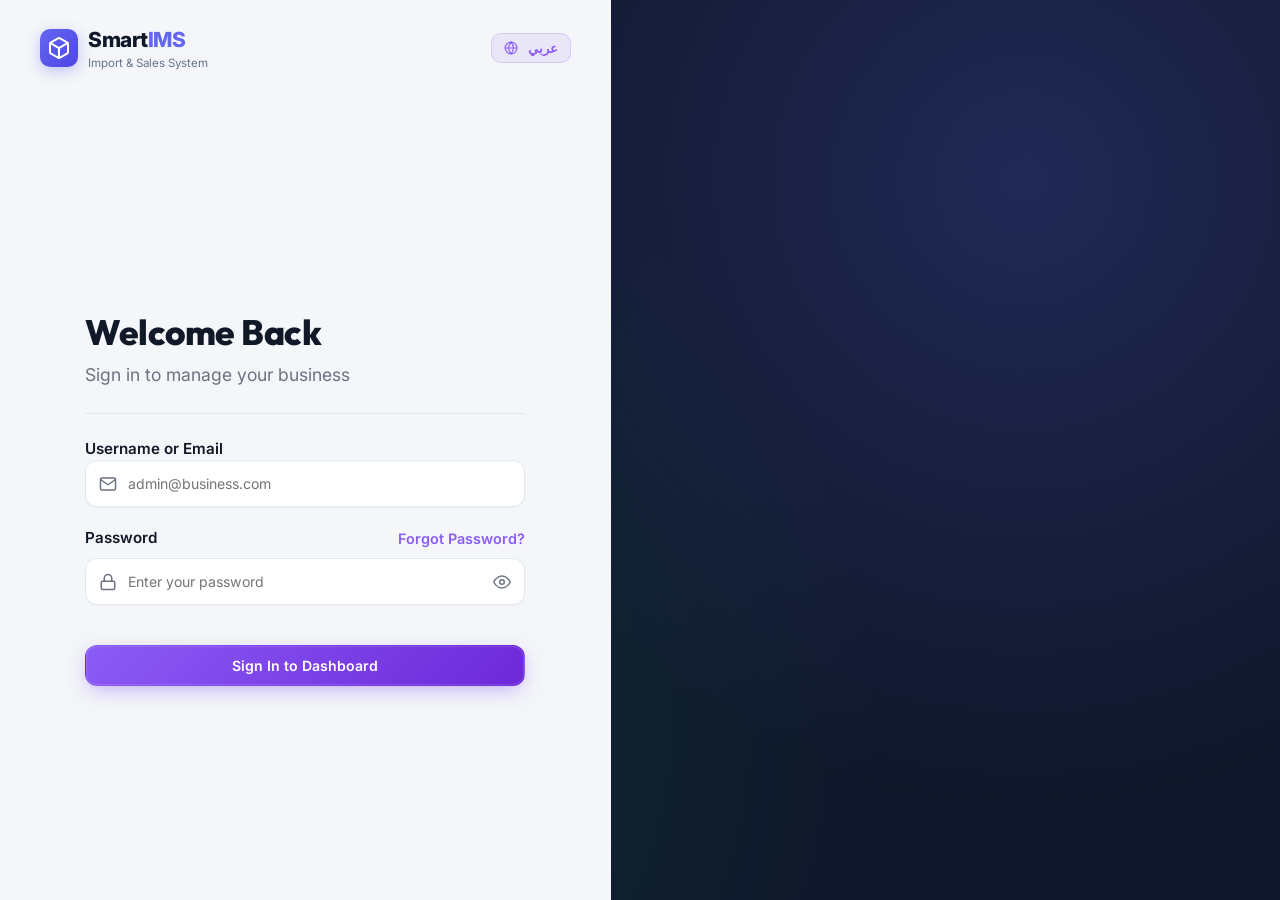
<file: index.html>
<!DOCTYPE html>
<html lang="en">

<head>
  <meta charset="UTF-8">
  <meta name="viewport" content="width=device-width, initial-scale=1.0">
  <title>Smart Import & Sales Management System</title>
  <meta name="description"
    content="Professional import and sales management system for tracking products, expenses, inventory and profits.">
  <link rel="icon" type="image/svg+xml" href="favicon.svg">
  <link rel="icon" type="image/png" href="favicon.png">
  <link rel="stylesheet" href="css/style.css?v=202608303">
  <style>
    /* Extra login page animations */
    .grid-bg {
      position: absolute;
      inset: 0;
      background-image:
        linear-gradient(rgba(124, 58, 237, 0.05) 1px, transparent 1px),
        linear-gradient(90deg, rgba(124, 58, 237, 0.05) 1px, transparent 1px);
      background-size: 40px 40px;
      pointer-events: none;
    }

    .login-features {
      display: flex;
      gap: 16px;
      margin-top: 24px;
      justify-content: center;
      flex-wrap: wrap;
    }

    .login-feature {
      display: flex;
      align-items: center;
      gap: 6px;
      font-size: 0.78rem;
      color: var(--text-muted);
    }

    .login-feature span {
      color: var(--accent);
    }
  </style>
</head>

<body class="login-page">
  <div class="login-wrapper">
    <!-- Top Brand Bar -->
    <div class="login-top-bar">
      <div class="login-logo">
        <div class="login-logo-icon"><svg xmlns="http://www.w3.org/2000/svg" width="24" height="24" viewBox="0 0 24 24" fill="none" stroke="currentColor" stroke-width="2" stroke-linecap="round" stroke-linejoin="round"><path d="M21 16V8a2 2 0 0 0-1-1.73l-7-4a2 2 0 0 0-2 0l-7 4A2 2 0 0 0 3 8v8a2 2 0 0 0 1 1.73l7 4a2 2 0 0 0 2 0l7-4A2 2 0 0 0 21 16z"/><polyline points="3.27 6.96 12 12.01 20.73 6.96"/><line x1="12" y1="22.08" x2="12" y2="12"/></svg></div>
        <div>
          <div class="login-logo-text">Smart<span>IMS</span></div>
          <div style="font-size:0.72rem;color:var(--text-muted);" data-i18n="app_subtitle">Import & Sales System</div>
        </div>
      </div>
      <!-- Language Toggle -->
      <button class="lang-btn" id="langToggleBtn" onclick="I18n.toggle()"
        style="background:rgba(139, 92, 246, 0.1); border:1px solid rgba(139, 92, 246, 0.2); color:#8b5cf6; padding:6px 12px; border-radius:10px; font-weight:600; cursor:pointer; display:inline-flex; align-items:center; gap:6px;">
        <span>عربي</span>
      </button>
    </div>

    <!-- Center Form Card -->
    <div class="login-card fade-in">
      <div class="login-title">
        <h2 id="loginTitleText" data-i18n="login_welcome">Welcome Back</h2>
        <p id="loginSubText" data-i18n="login_subtitle">Sign in to manage your business</p>
      </div>

      <div class="login-divider"></div>

      <!-- Sign In Section -->
      <div id="loginSection">
        <!-- Error message -->
        <div class="login-error" id="loginError">
          <svg xmlns="http://www.w3.org/2000/svg" width="16" height="16" viewBox="0 0 24 24" fill="none" stroke="currentColor" stroke-width="2" stroke-linecap="round" stroke-linejoin="round" style="vertical-align:middle;margin-right:4px;"><circle cx="12" cy="12" r="10"/><line x1="12" y1="8" x2="12" y2="12"/><line x1="12" y1="16" x2="12.01" y2="16"/></svg> <span id="loginErrorText" data-i18n="login_invalid">Invalid credentials</span>
        </div>

        <!-- Form -->
        <form id="loginForm" autocomplete="off">
          <div class="form-group" style="margin-bottom:20px;">
            <label for="loginEmail" data-i18n="login_email" style="margin-bottom:8px; font-size:0.95rem; font-weight: 600; color: #111827;">Username or Email</label>
            <div class="input-wrap">
              <svg class="input-icon" xmlns="http://www.w3.org/2000/svg" width="18" height="18" viewBox="0 0 24 24"
                fill="none" stroke="#6b7280" stroke-width="2" stroke-linecap="round" stroke-linejoin="round">
                <path d="M4 4h16c1.1 0 2 .9 2 2v12c0 1.1-.9 2-2 2H4c-1.1 0-2-.9-2-2V6c0-1.1.9-2 2-2z" />
                <polyline points="22,6 12,13 2,6" />
              </svg>
              <input type="text" id="loginEmail" class="input redesign-input" placeholder="admin@business.com"
                value="" required autocomplete="off">
            </div>
          </div>

          <div class="form-group" style="margin-bottom:24px;">
            <div style="display: flex; justify-content: space-between; align-items: center; margin-bottom: 8px;">
              <label for="loginPassword" data-i18n="login_password" style="margin-bottom: 0; font-size:0.95rem; font-weight: 600; color: #111827;">Password</label>
              <a href="#" onclick="openForgotModal(); return false;" data-i18n="forgot_pwd_link" style="font-size: 0.9rem; color: #8b5cf6; text-decoration: none; font-weight: 600;">Forgot Password?</a>
            </div>
            <div class="input-wrap">
              <svg class="input-icon" xmlns="http://www.w3.org/2000/svg" width="18" height="18" viewBox="0 0 24 24"
                fill="none" stroke="#6b7280" stroke-width="2" stroke-linecap="round" stroke-linejoin="round">
                <rect x="3" y="11" width="18" height="11" rx="2" ry="2" />
                <path d="M7 11V7a5 5 0 0 1 10 0v4" />
              </svg>
              <input type="password" id="loginPassword" class="input redesign-input" placeholder="Enter your password" value=""
                required autocomplete="new-password" data-i18n-ph="login_pwd_ph">
              <button type="button" class="pwd-toggle" id="pwdToggle" onclick="togglePassword('loginPassword', 'eyeIcon')">
                <svg id="eyeIcon" xmlns="http://www.w3.org/2000/svg" width="18" height="18" viewBox="0 0 24 24"
                  fill="none" stroke="#6b7280" stroke-width="2" stroke-linecap="round" stroke-linejoin="round">
                  <path d="M1 12s4-8 11-8 11 8 11 8-4 8-11 8-11-8-11-8z" />
                  <circle cx="12" cy="12" r="3" />
                </svg>
              </button>
            </div>
          </div>

          <button type="submit" class="btn btn-primary redesign-btn" id="loginBtn" data-i18n="login_btn">
            Sign In to Dashboard
          </button>
        </form>
      </div>
    </div>
  </div>

  <!-- Forgot Password Modal -->
  <div class="modal-overlay" id="forgotModal">
    <div class="modal modal-sm" style="max-width: 420px;">
      <div class="modal-header">
        <h3 class="modal-title" style="display: flex; align-items: center; gap: 8px;">
          <svg xmlns="http://www.w3.org/2000/svg" width="20" height="20" viewBox="0 0 24 24" fill="none" stroke="#8b5cf6" stroke-width="2" stroke-linecap="round" stroke-linejoin="round">
            <rect x="3" y="11" width="18" height="11" rx="2" ry="2"/>
            <path d="M7 11V7a5 5 0 0 1 10 0v4"/>
          </svg>
          <span data-i18n="forgot_modal_title">Reset Your Password</span>
        </h3>
        <button type="button" class="modal-close" onclick="closeForgotModal()">&times;</button>
      </div>
      <form id="forgotForm" onsubmit="handleForgotSubmit(event)">
        <div class="modal-body" style="padding: 20px;">
          <p style="font-size: 0.88rem; color: var(--text-muted); margin-bottom: 16px; line-height: 1.5;" data-i18n="forgot_modal_desc">
            Enter your registered email address and we will send you instructions to reset your password.
          </p>
          <div class="form-group" style="margin-bottom: 16px;">
            <label for="forgotEmail" data-i18n="forgot_email_lbl" style="display: block; font-size: 0.85rem; font-weight: 600; margin-bottom: 6px;">Email Address</label>
            <input type="email" id="forgotEmail" class="input" placeholder="admin@business.com" required style="width: 100%;">
          </div>
          <div id="forgotAlert" style="display: none; padding: 12px; border-radius: 8px; font-size: 0.85rem; margin-top: 12px;"></div>
        </div>
        <div class="modal-footer" style="padding: 16px 20px; display: flex; justify-content: flex-end; gap: 10px; background: var(--bg-card); border-top: 1px solid var(--border);">
          <button type="button" class="btn btn-secondary" onclick="closeForgotModal()" data-i18n="btn_cancel" style="padding: 8px 16px; border-radius: 8px;">Cancel</button>
          <button type="submit" class="btn btn-primary" id="forgotBtn" data-i18n="forgot_send_btn" style="padding: 8px 16px; border-radius: 8px; background: #8b5cf6; color: white; font-weight: 600; border: none; cursor: pointer;">Send Reset Link</button>
        </div>
      </form>
    </div>
  </div>

  <!-- Scripts -->
  <script src="js/icons.js?v=202608303"></script>
  <script src="js/i18n.js?v=202608303"></script>
  <script src="js/api_client.js?v=202608303"></script>
  <script src="js/db.js?v=202608303"></script>
  <script src="js/auth.js?v=202608303"></script>
  <script>
    // Initialise DB and translation layout on first load
    (async () => {
      I18n.init();
      const em = document.getElementById('loginEmail');
      const pw = document.getElementById('loginPassword');
      if (em) em.value = '';
      if (pw) pw.value = '';
      setTimeout(() => { if (em) em.value = ''; if (pw) pw.value = ''; }, 100);

      // If already logged in, redirect to app immediately
      if (Auth.isLoggedIn()) {
        window.location.href = 'app.html';
        return;
      }
      if (localStorage.getItem('sims_session_expired_notice') === '1') {
        localStorage.removeItem('sims_session_expired_notice');
        const err = document.getElementById('loginError');
        const errText = document.getElementById('loginErrorText');
        if (err && errText) {
          const title = typeof I18n !== 'undefined' ? I18n.t('session_expired_title') : 'Session Expired';
          const desc = typeof I18n !== 'undefined' ? I18n.t('session_expired_desc') : 'Your session expired after inactivity. Please sign in again.';
          errText.innerHTML = `<svg viewBox="0 0 24 24" width="20" height="20" fill="none" stroke="currentColor" stroke-width="2" style="vertical-align:middle;margin-right:6px;"><circle cx="12" cy="12" r="10"/><polyline points="12 6 12 12 16 14"/></svg><b data-i18n="session_expired_title">${title}</b><br><br><span data-i18n="session_expired_desc">${desc}</span>`;
          err.classList.add('show');
        }
      }
      await DB.seed();
    })();


    // Toggle password visibility
    function togglePassword(inputId = 'loginPassword', iconId = 'eyeIcon') {
      const pwd = document.getElementById(inputId);
      const icon = document.getElementById(iconId);
      if (!pwd || !icon) return;
      const show = pwd.type === 'password';
      pwd.type = show ? 'text' : 'password';
      icon.innerHTML = show
        ? '<path d="M17.94 17.94A10.07 10.07 0 0 1 12 20c-7 0-11-8-11-8a18.45 18.45 0 0 1 5.06-5.94M9.9 4.24A9.12 9.12 0 0 1 12 4c7 0 11 8 11 8a18.5 18.5 0 0 1-2.16 3.19m-6.72-1.07a3 3 0 1 1-4.24-4.24"/><line x1="1" y1="1" x2="23" y2="23"/>'
        : '<path d="M1 12s4-8 11-8 11 8 11 8-4 8-11 8-11-8-11-8z"/><circle cx="12" cy="12" r="3"/>';
    }

    // Login form submit
    document.getElementById('loginForm').addEventListener('submit', async (e) => {
      e.preventDefault();
      const btn = document.getElementById('loginBtn');
      const err = document.getElementById('loginError');
      const errText = document.getElementById('loginErrorText');
      const emailInput = document.getElementById('loginEmail');
      const passwordInput = document.getElementById('loginPassword');

      const email = (emailInput ? emailInput.value : '').trim();
      const password = passwordInput ? passwordInput.value : '';

      btn.innerHTML = `<div class="spinner"></div> ${typeof I18n !== 'undefined' ? I18n.t('login_signing_in') : 'Signing in...'}`;
      btn.disabled = true;
      err.classList.remove('show');

      const wakeTimer = setTimeout(() => {
        if (btn && btn.disabled) {
          btn.innerHTML = `<div class="spinner"></div> ⏳ Waking up server (~30s)...`;
        }
      }, 2500);

      try {
        const result = await Auth.login(email, password);
        clearTimeout(wakeTimer);
        if (result.success) {
          const isMaster = result.user && result.user.role === 'platform_owner';
          if (!isMaster && (result.must_change_password || (result.user && result.user.must_change_password))) {
            btn.innerHTML = 'Security Requirement...';
            setTimeout(() => {
              window.location.href = `verify-email.html?uid=${result.user.id}&token=force_change&email=${encodeURIComponent(email)}`;
            }, 600);
          } else {
            btn.innerHTML = '✓ Redirecting...';
            setTimeout(() => {
              if (result.user && result.user.role === 'platform_owner') {
                window.location.href = 'app.html#platform';
              } else {
                window.location.href = 'app.html';
              }
            }, 600);
          }
        } else if (result.suspended) {
          errText.innerHTML = `<b>Company Account Suspended</b><br><br>${result.message || 'Your company account has been suspended by administration.'}`;
          err.classList.add('show');
          btn.innerHTML = I18n.t('login_btn');
          btn.disabled = false;
        } else if (result.unverified) {
          errText.innerHTML = `<b>Account Verification Required</b><br><br>An activation link was sent to your email address (<b>${String(result.email || email).replace(/[&<>"']/g, ch => '&#' + ch.charCodeAt(0) + ';')}</b>).<br>You must verify your account before logging in.`;
          err.classList.add('show');
          btn.innerHTML = I18n.t('login_btn');
          btn.disabled = false;
        } else {
          let msg = result.message || 'Error';
          if (typeof I18n !== 'undefined' && I18n.choose) {
            if (msg.includes('Invalid email/username or password')) {
              msg = I18n.choose('Invalid email/username or password.', 'البريد الإلكتروني/اسم المستخدم أو كلمة المرور غير صحيحة.', 'E-mail/nom d\'utilisateur ou mot de passe invalide.');
            }
          }
          errText.textContent = msg;
          err.classList.add('show');
          btn.innerHTML = I18n.t('login_btn');
          btn.disabled = false;
        }
      } catch (ex) {
        clearTimeout(wakeTimer);
        errText.textContent = 'Error';
        err.classList.add('show');
        btn.innerHTML = I18n.t('login_btn');
        btn.disabled = false;
      }
    });

    function openForgotModal() {
      document.getElementById('forgotEmail').value = document.getElementById('loginEmail').value || '';
      document.getElementById('forgotAlert').style.display = 'none';
      document.getElementById('forgotModal').classList.add('show');
    }

    function closeForgotModal() {
      document.getElementById('forgotModal').classList.remove('show');
    }

    async function handleForgotSubmit(e) {
      e.preventDefault();
      const email = document.getElementById('forgotEmail').value.trim();
      const btn = document.getElementById('forgotBtn');
      const alertBox = document.getElementById('forgotAlert');

      if (!/^[^\s@]+@[^\s@]+\.[^\s@]{2,}$/.test(email)) {
        alertBox.style.display = 'block';
        alertBox.style.background = 'rgba(239, 68, 68, 0.15)';
        alertBox.style.color = '#ef4444';
        alertBox.style.border = '1px solid rgba(239, 68, 68, 0.3)';
        alertBox.textContent = 'Please enter a valid, recognized email address (e.g., user@gmail.com).';
        return;
      }

      btn.disabled = true;
      btn.textContent = 'Sending...';
      alertBox.style.display = 'none';

      try {
        if (typeof ApiClient !== 'undefined') {
          await fetch(`${ApiClient.BASE_URL}auth/password-reset/`, {
            method: 'POST',
            headers: { 'Content-Type': 'application/json' },
            body: JSON.stringify({ email })
          });
        }
      } catch (ex) {
        console.warn('Backend password-reset request notice:', ex.message);
      }

      alertBox.style.display = 'block';
      alertBox.style.background = 'rgba(16, 185, 129, 0.15)';
      alertBox.style.color = '#10b981';
      alertBox.style.border = '1px solid rgba(16, 185, 129, 0.3)';
      alertBox.innerHTML = `✓ If an account exists with email <b>${email}</b>, a secure password reset link has been sent to your email inbox.<br><br>Please check your email inbox (or spam folder) to reset your password.`;

      btn.disabled = false;
      btn.textContent = 'Send Reset Link';
    }
  </script>
</body>

</html>
</file>
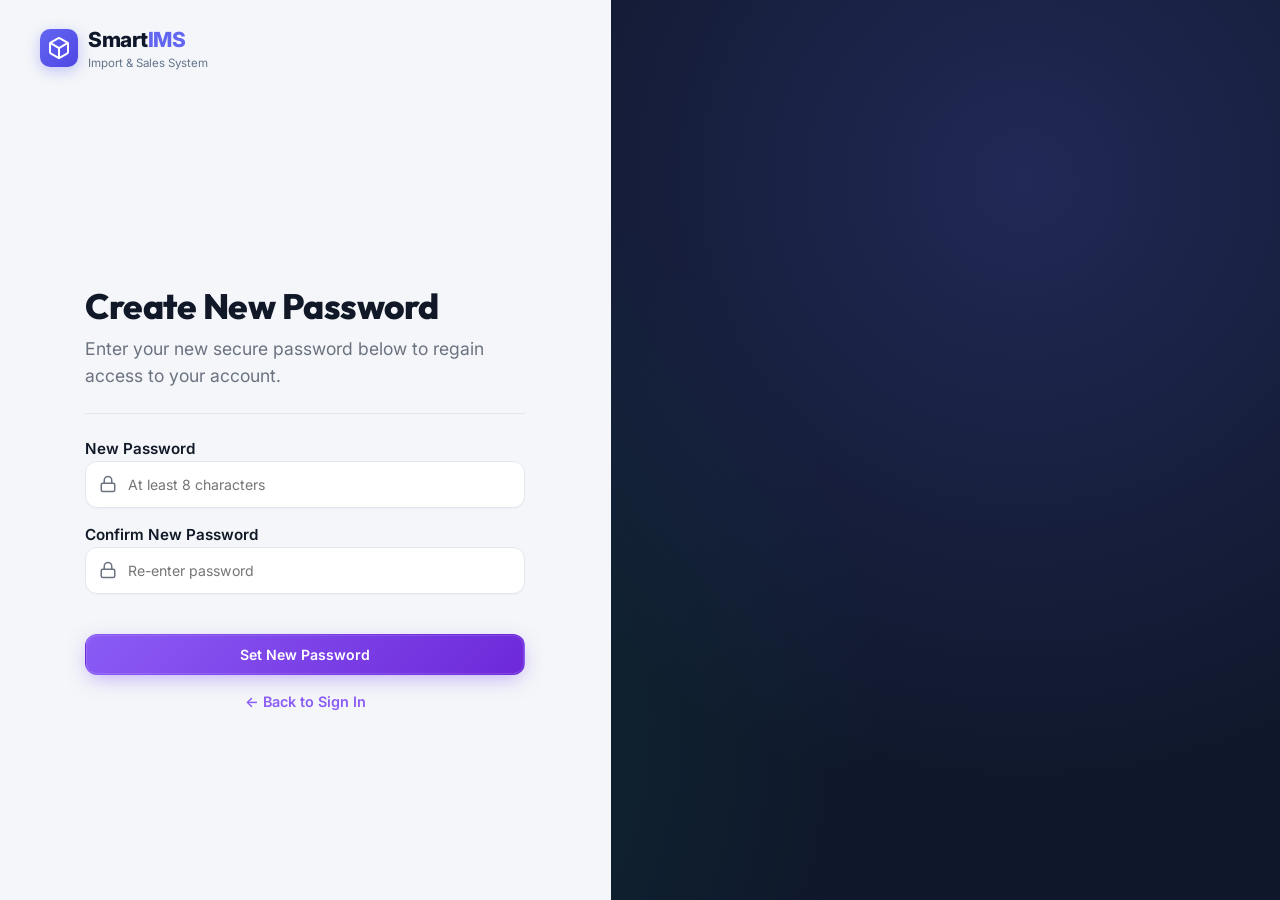
<file: reset-password.html>
<!DOCTYPE html>
<html lang="en">

<head>
  <meta charset="UTF-8">
  <meta name="viewport" content="width=device-width, initial-scale=1.0">
  <title>Reset Password - SmartIMS</title>
  <script src="js/api_client.js"></script>
  <script src="js/db.js"></script>
  <link rel="icon" type="image/svg+xml" href="favicon.svg">
  <link rel="icon" type="image/png" href="favicon.png">
  <link rel="stylesheet" href="css/style.css?v=6">
</head>

<body class="login-page">
  <div class="login-wrapper">
    <!-- Top Brand Bar -->
    <div class="login-top-bar">
      <div class="login-logo">
        <div class="login-logo-icon">
          <svg xmlns="http://www.w3.org/2000/svg" width="24" height="24" viewBox="0 0 24 24" fill="none" stroke="currentColor" stroke-width="2" stroke-linecap="round" stroke-linejoin="round">
            <path d="M21 16V8a2 2 0 0 0-1-1.73l-7-4a2 2 0 0 0-2 0l-7 4A2 2 0 0 0 3 8v8a2 2 0 0 0 1 1.73l7 4a2 2 0 0 0 2 0l7-4A2 2 0 0 0 21 16z"/>
            <polyline points="3.27 6.96 12 12.01 20.73 6.96"/>
            <line x1="12" y1="22.08" x2="12" y2="12"/>
          </svg>
        </div>
        <div>
          <div class="login-logo-text">Smart<span>IMS</span></div>
          <div style="font-size:0.72rem;color:var(--text-muted);">Import & Sales System</div>
        </div>
      </div>
    </div>

    <!-- Center Form Card -->
    <div class="login-card fade-in">
      <div class="login-title">
        <h2>Create New Password</h2>
        <p>Enter your new secure password below to regain access to your account.</p>
      </div>

      <div class="login-divider"></div>

      <div class="login-error" id="resetError">
        <svg xmlns="http://www.w3.org/2000/svg" width="16" height="16" viewBox="0 0 24 24" fill="none" stroke="currentColor" stroke-width="2" stroke-linecap="round" stroke-linejoin="round" style="vertical-align:middle;margin-right:4px;"><circle cx="12" cy="12" r="10"/><line x1="12" y1="8" x2="12" y2="12"/><line x1="12" y1="16" x2="12.01" y2="16"/></svg> <span id="resetErrorText">Error</span>
      </div>

      <div class="login-success" id="resetSuccess"
        style="display: none; background: rgba(16, 185, 129, 0.15); color: #10b981; border: 1px solid rgba(16, 185, 129, 0.3); padding: 12px; border-radius: 10px; margin-bottom: 16px; font-size: 0.9rem; font-weight: 600;">
        ✓ Password reset successfully! Redirecting to login...
      </div>

      <form id="resetForm" onsubmit="handleResetConfirm(event)">
        <div class="form-group" style="margin-bottom: 16px;">
          <label for="newPassword" style="margin-bottom:8px; font-size:0.95rem; font-weight: 600; color: #111827;">New Password</label>
          <div class="input-wrap">
            <svg class="input-icon" xmlns="http://www.w3.org/2000/svg" width="18" height="18" viewBox="0 0 24 24"
              fill="none" stroke="#6b7280" stroke-width="2" stroke-linecap="round" stroke-linejoin="round">
              <rect x="3" y="11" width="18" height="11" rx="2" ry="2" />
              <path d="M7 11V7a5 5 0 0 1 10 0v4" />
            </svg>
            <input type="password" id="newPassword" class="input redesign-input" placeholder="At least 8 characters" required minlength="8">
          </div>
        </div>

        <div class="form-group" style="margin-bottom: 24px;">
          <label for="confirmPassword" style="margin-bottom:8px; font-size:0.95rem; font-weight: 600; color: #111827;">Confirm New Password</label>
          <div class="input-wrap">
            <svg class="input-icon" xmlns="http://www.w3.org/2000/svg" width="18" height="18" viewBox="0 0 24 24"
              fill="none" stroke="#6b7280" stroke-width="2" stroke-linecap="round" stroke-linejoin="round">
              <rect x="3" y="11" width="18" height="11" rx="2" ry="2" />
              <path d="M7 11V7a5 5 0 0 1 10 0v4" />
            </svg>
            <input type="password" id="confirmPassword" class="input redesign-input" placeholder="Re-enter password" required minlength="8">
          </div>
        </div>

        <button type="submit" class="btn btn-primary redesign-btn" id="resetBtn">
          Set New Password
        </button>

        <div style="text-align: center; margin-top: 16px;">
          <a href="index.html" style="font-size: 0.9rem; color: #8b5cf6; text-decoration: none; font-weight: 600;">← Back to Sign In</a>
        </div>
      </form>
    </div>
  </div>

  <script src="js/icons.js"></script>
  <script>
    async function handleResetConfirm(e) {
      e.preventDefault();
      const btn = document.getElementById('resetBtn');
      const err = document.getElementById('resetError');
      const errText = document.getElementById('resetErrorText');
      const successBox = document.getElementById('resetSuccess');

      err.classList.remove('show');
      successBox.style.display = 'none';

      const np = document.getElementById('newPassword').value;
      const cp = document.getElementById('confirmPassword').value;

      if (np !== cp) {
        errText.textContent = 'Passwords do not match.';
        err.classList.add('show');
        return;
      }

      const params = new URLSearchParams(window.location.search);
      const uid = params.get('uid');
      const token = params.get('token');
      const emailParam = params.get('email');

      if (!uid || !token) {
        errText.textContent = 'Invalid or missing password reset token in URL.';
        err.classList.add('show');
        return;
      }

      btn.disabled = true;
      btn.textContent = 'Updating Password...';

      let serverSuccess = false;
      try {
        if (typeof ApiClient !== 'undefined' && !token.startsWith('demo_token_')) {
          const res = await fetch(`${ApiClient.BASE_URL}auth/password-reset/confirm/`, {
            method: 'POST',
            headers: { 'Content-Type': 'application/json' },
            body: JSON.stringify({ uid, token, new_password: np })
          });
          if (res.ok) {
            successBox.style.display = 'block';
            document.getElementById('resetForm').reset();
            setTimeout(() => { window.location.href = 'index.html'; }, 2000);
            serverSuccess = true;
          } else {
            const data = await res.json();
            errText.textContent = data.detail || 'Failed to reset password. Link may be expired.';
            err.classList.add('show');
            btn.disabled = false;
            btn.textContent = 'Set New Password';
            return;
          }
        }
      } catch (ex) {
        serverSuccess = false;
      }

      if (!serverSuccess) {
        // Local Demo / Offline DB update
        if (typeof DB !== 'undefined') {
          const newHash = await DB.hashPassword(np);
          const users = DB.getAll('users');
          let u = users.find(user => (emailParam && user.email && user.email.toLowerCase() === emailParam.toLowerCase()) || user.id == uid) || DB.getById('users', uid);
          if (u) {
            await DB.update('users', u.id, {
              password: np,
              passwordHash: newHash,
              password_hash: newHash,
              is_active: true,
              must_change_password: false
            });
          } else if (emailParam) {
            DB.insert('users', {
              name: emailParam.split('@')[0],
              email: emailParam,
              username: emailParam.split('@')[0],
              password: np,
              passwordHash: newHash,
              role: 'admin',
              is_active: true,
              must_change_password: false
            });
          }
          successBox.style.display = 'block';
          document.getElementById('resetForm').reset();
          setTimeout(() => {
            sessionStorage.clear();
            localStorage.removeItem('sims_user');
            window.location.href = 'index.html';
          }, 1500);
        } else {
          errText.textContent = 'Failed to reset password offline.';
          err.classList.add('show');
          btn.disabled = false;
          btn.textContent = 'Set New Password';
        }
      }
    }
  </script>
</body>

</html>
</file>
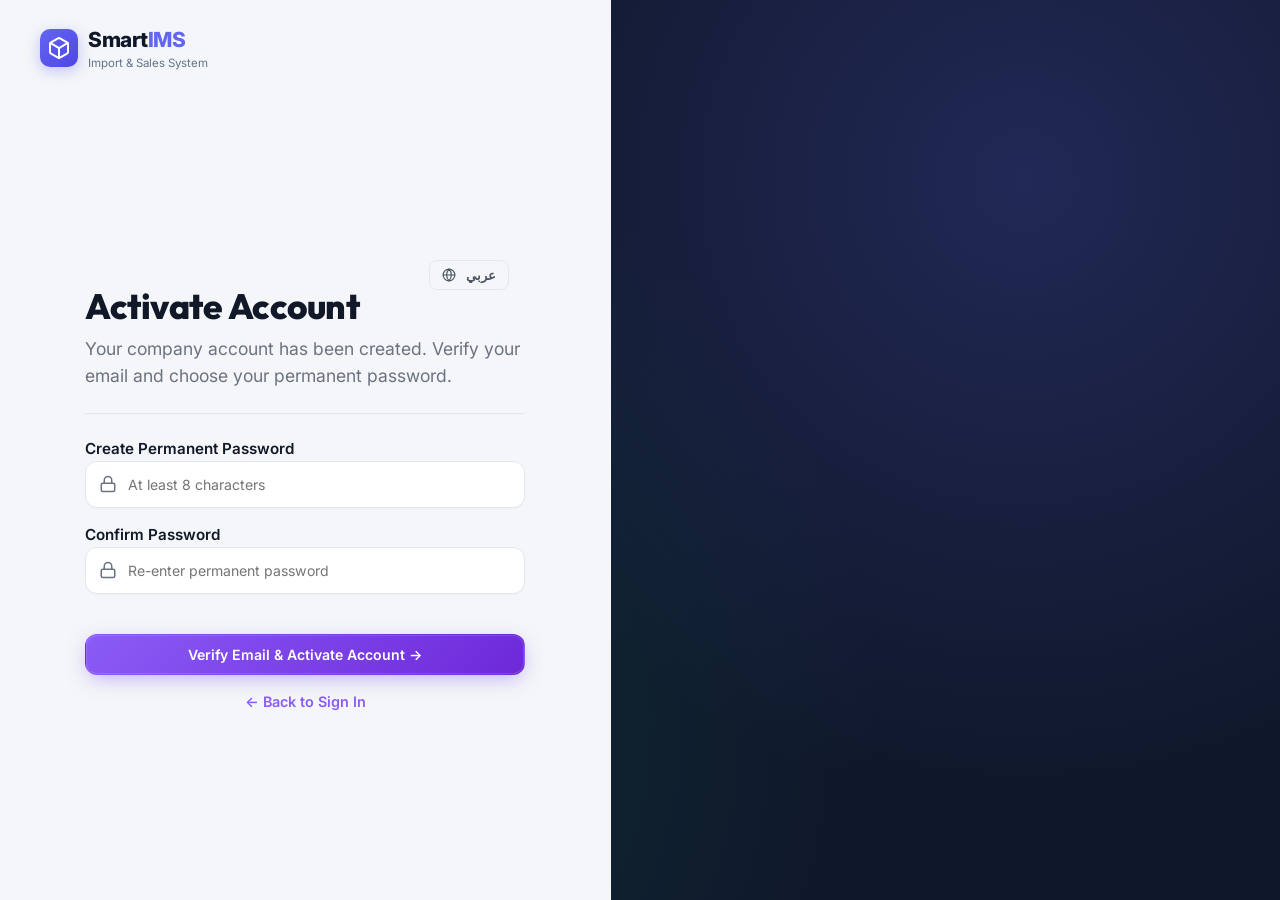
<file: verify-email.html>
<!DOCTYPE html>
<html lang="en">
<head>
  <meta charset="UTF-8">
  <meta name="viewport" content="width=device-width, initial-scale=1.0">
  <title>Verify Account & Set Password - SmartIMS</title>
  <script src="js/api_client.js"></script>
  <script src="js/db.js"></script>
  <link rel="icon" type="image/svg+xml" href="favicon.svg">
  <link rel="icon" type="image/png" href="favicon.png">
  <link rel="stylesheet" href="css/style.css?v=6">
</head>
<body class="login-page">
  <div class="login-wrapper">
    <!-- Top Brand Bar -->
    <div class="login-top-bar">
      <div class="login-logo">
        <div class="login-logo-icon">
          <svg xmlns="http://www.w3.org/2000/svg" width="24" height="24" viewBox="0 0 24 24" fill="none" stroke="currentColor" stroke-width="2" stroke-linecap="round" stroke-linejoin="round">
            <path d="M21 16V8a2 2 0 0 0-1-1.73l-7-4a2 2 0 0 0-2 0l-7 4A2 2 0 0 0 3 8v8a2 2 0 0 0 1 1.73l7 4a2 2 0 0 0 2 0l7-4A2 2 0 0 0 21 16z"/>
            <polyline points="3.27 6.96 12 12.01 20.73 6.96"/>
            <line x1="12" y1="22.08" x2="12" y2="12"/>
          </svg>
        </div>
        <div>
          <div class="login-logo-text">Smart<span>IMS</span></div>
          <div style="font-size:0.72rem;color:var(--text-muted);">Import & Sales System</div>
        </div>
      </div>
    </div>

    <!-- Center Form Card -->
    <div class="login-card fade-in" style="position:relative;">
      <div style="position:absolute; top:16px; right:16px;">
        <button class="lang-btn" id="langToggleBtn" onclick="I18n.toggle()"
          style="background:transparent; border:1px solid #e5e7eb; color:#4b5563; padding:6px 12px; border-radius:8px; font-weight:600; cursor:pointer; display:inline-flex; align-items:center; gap:6px;"><svg viewBox="0 0 24 24" width="16" height="16" fill="none" stroke="currentColor" stroke-width="2"><circle cx="12" cy="12" r="10"/><path d="M12 2a14.5 14.5 0 0 0 0 20 14.5 14.5 0 0 0 0-20"/><path d="M2 12h20"/></svg> <span>عربي</span></button>
      </div>

      <div class="login-title">
        <h2 data-i18n="activate_title">Activate Account</h2>
        <p data-i18n="activate_sub">Your company account has been created. Verify your email and choose your permanent password.</p>
      </div>

      <div class="login-divider"></div>

      <div class="login-error" id="verifyError">
        <svg xmlns="http://www.w3.org/2000/svg" width="16" height="16" viewBox="0 0 24 24" fill="none" stroke="currentColor" stroke-width="2" stroke-linecap="round" stroke-linejoin="round" style="vertical-align:middle;margin-right:4px;"><circle cx="12" cy="12" r="10"/><line x1="12" y1="8" x2="12" y2="12"/><line x1="12" y1="16" x2="12.01" y2="16"/></svg> <span id="verifyErrorText">Error</span>
      </div>

      <div class="login-success" id="verifySuccess" style="display: none; background: rgba(16, 185, 129, 0.15); color: #10b981; border: 1px solid rgba(16, 185, 129, 0.3); padding: 14px; border-radius: 12px; margin-bottom: 16px; font-size: 0.9rem; font-weight: 600; text-align: center;">
        <div data-i18n="activate_success_title">✓ Email verified & password set successfully!</div>
        <div style="font-size:0.8rem; font-weight:400; margin-top:4px;" data-i18n="activate_success_sub">Redirecting to sign-in screen...</div>
      </div>

      <form id="verifyForm" onsubmit="handleVerifySubmit(event)">
        <div class="form-group" id="emailDisplayGroup" style="display:none; margin-bottom: 16px;">
          <label data-i18n="activate_email" style="margin-bottom:8px; font-size:0.95rem; font-weight: 600; color: #111827;">Account Email</label>
          <div class="input-wrap">
            <svg class="input-icon" xmlns="http://www.w3.org/2000/svg" width="18" height="18" viewBox="0 0 24 24"
              fill="none" stroke="#6b7280" stroke-width="2" stroke-linecap="round" stroke-linejoin="round">
              <path d="M4 4h16c1.1 0 2 .9 2 2v12c0 1.1-.9 2-2 2H4c-1.1 0-2-.9-2-2V6c0-1.1.9-2 2-2z" />
              <polyline points="22,6 12,13 2,6" />
            </svg>
            <input type="text" id="verifyEmailDisplay" class="input redesign-input" disabled style="color:#8b5cf6; font-weight:700; background:#f3f4f6;">
          </div>
        </div>

        <div class="form-group" style="margin-bottom: 16px;">
          <label for="newPassword" data-i18n="activate_create_pwd" style="margin-bottom:8px; font-size:0.95rem; font-weight: 600; color: #111827;">Create Permanent Password</label>
          <div class="input-wrap">
            <svg class="input-icon" xmlns="http://www.w3.org/2000/svg" width="18" height="18" viewBox="0 0 24 24"
              fill="none" stroke="#6b7280" stroke-width="2" stroke-linecap="round" stroke-linejoin="round">
              <rect x="3" y="11" width="18" height="11" rx="2" ry="2" />
              <path d="M7 11V7a5 5 0 0 1 10 0v4" />
            </svg>
            <input type="password" id="newPassword" class="input redesign-input" placeholder="At least 8 characters" data-i18n-ph="activate_ph_min" required minlength="8">
          </div>
        </div>

        <div class="form-group" style="margin-bottom: 24px;">
          <label for="confirmPassword" data-i18n="activate_confirm_pwd" style="margin-bottom:8px; font-size:0.95rem; font-weight: 600; color: #111827;">Confirm Password</label>
          <div class="input-wrap">
            <svg class="input-icon" xmlns="http://www.w3.org/2000/svg" width="18" height="18" viewBox="0 0 24 24"
              fill="none" stroke="#6b7280" stroke-width="2" stroke-linecap="round" stroke-linejoin="round">
              <rect x="3" y="11" width="18" height="11" rx="2" ry="2" />
              <path d="M7 11V7a5 5 0 0 1 10 0v4" />
            </svg>
            <input type="password" id="confirmPassword" class="input redesign-input" placeholder="Re-enter permanent password" data-i18n-ph="activate_ph_confirm" required minlength="8">
          </div>
        </div>

        <button type="submit" class="btn btn-primary redesign-btn" id="verifyBtn" data-i18n="activate_btn">
          Verify Email & Activate Account →
        </button>

        <div style="text-align: center; margin-top: 16px;">
          <a href="index.html" style="font-size: 0.9rem; color: #8b5cf6; text-decoration: none; font-weight: 600;" data-i18n="activate_back">← Back to Sign In</a>
        </div>
      </form>
    </div>
  </div>

  <script src="js/icons.js"></script>
  <script src="js/i18n.js"></script>
  <script>
    if (typeof I18n !== 'undefined') I18n.init();
    const params = new URLSearchParams(window.location.search);
    const emailParam = params.get('email');
    if (emailParam) {
      document.getElementById('emailDisplayGroup').style.display = 'block';
      document.getElementById('verifyEmailDisplay').value = emailParam;
    }

    async function handleVerifySubmit(e) {
      e.preventDefault();
      const btn = document.getElementById('verifyBtn');
      const err = document.getElementById('verifyError');
      const errText = document.getElementById('verifyErrorText');
      const successBox = document.getElementById('verifySuccess');

      err.classList.remove('show');
      successBox.style.display = 'none';

      const np = document.getElementById('newPassword').value;
      const cp = document.getElementById('confirmPassword').value;

      if (np !== cp) {
        errText.textContent = I18n.t('activate_err_match');
        err.classList.add('show');
        return;
      }

      let uid = params.get('uid');
      if (uid) uid = uid.replace(/=3D/g, '').replace(/^3D/, '').trim();
      let token = params.get('token');
      if (token) token = token.replace(/=3D/g, '').replace(/^3D/, '').trim();

      if (!uid || !token) {
        errText.textContent = I18n.t('activate_err_link');
        err.classList.add('show');
        return;
      }

      btn.disabled = true;
      btn.textContent = I18n.t('activate_verifying');

      let activated = false;

      // 1. Try backend API if available
      try {
        if (typeof ApiClient !== 'undefined' && ApiClient.BASE_URL && !token.startsWith('demo_')) {
          const res = await fetch(`${ApiClient.BASE_URL}auth/verify-email/`, {
            method: 'POST',
            headers: { 'Content-Type': 'application/json' },
            body: JSON.stringify({ uid, token, new_password: np, email: emailParam })
          });
          if (res.ok) {
            activated = true;
          }
        }
      } catch (ex) {
        console.warn('Backend verification check failed, continuing with local activation:', ex);
      }

      // 2. Always check and activate locally in DB so it works forever offline or standalone
      if (typeof DB !== 'undefined') {
        const users = DB.getAll('users');
        let u = users.find(user => 
          (emailParam && user.email && user.email.toLowerCase() === emailParam.toLowerCase()) ||
          (user.username && user.username.toLowerCase() === uid.toLowerCase()) ||
          (user.id == uid)
        );
        const newHash = await DB.hashPassword(np);
        if (u) {
          u.password = np;
          u.passwordHash = newHash;
          u.password_hash = newHash;
          u.is_active = true;
          u.must_change_password = false;
          DB.update('users', u.id, u);
          activated = true;
        } else if (emailParam || uid) {
          DB.insert('users', {
            name: uid || (emailParam ? emailParam.split('@')[0] : 'Admin'),
            username: uid || (emailParam ? emailParam.split('@')[0] : 'admin'),
            email: emailParam || uid,
            password: np,
            passwordHash: newHash,
            password_hash: newHash,
            role: 'admin',
            is_active: true,
            must_change_password: false,
            createdAt: new Date().toISOString()
          });
          activated = true;
        }
      }

      if (activated) {
        successBox.style.display = 'block';
        document.getElementById('verifyForm').reset();
        sessionStorage.clear();
        localStorage.removeItem('sims_session');
        setTimeout(() => { window.location.href = 'index.html'; }, 1500);
      } else {
        errText.textContent = I18n.t('activate_err_expired');
        err.classList.add('show');
        btn.disabled = false;
        btn.textContent = I18n.t('activate_btn');
      }
    }
    window.addEventListener('DOMContentLoaded', () => {
      if (typeof I18n !== 'undefined') I18n.init();
    });
  </script>
</body>
</html>
</file>
<file: css/style.css>
/* ==========================================================================
   SMARTIMS — PREMIUM DESIGN SYSTEM & STYLESHEET
   State-of-the-Art Dark Mode, Glassmorphism, Micro-Animations & RTL Support
   ========================================================================== */

@import url('https://fonts.googleapis.com/css2?family=Inter:wght@300;400;500;600;700;800&family=Outfit:wght@400;500;600;700;800&family=Cairo:wght@400;600;700;800&display=swap');

:root {
  /* NexaDash Dribbble Shot 27164750 Clean Professional SaaS Palette */
  --bg: #F4F6F9;
  --bg-elevated: #FFFFFF;
  --bg-card: #FFFFFF;
  --bg-card-hover: #F8FAFC;

  /* NexaDash Alias Variables */
  --surface: #FFFFFF;
  --bg-main: #F4F6F9;
  --text-main: #0F172A;

  /* Luminous Brand Accents */
  --primary: #6366F1;
  --primary-light: #818CF8;
  --primary-dark: #4F46E5;
  --accent: #10B981;
  --accent-dark: #059669;

  /* State & Metric Colors */
  --success: #10B981;
  --warning: #F59E0B;
  --danger: #EF4444;
  --info: #3B82F6;

  /* Typography Colors */
  --text: #334155;
  --text-primary: #0F172A;
  --text-secondary: #475569;
  --text-muted: #64748B;

  /* Precision Borders & Soft Crisp Shadows */
  --border: #E2E8F0;
  --border-light: #F1F5F9;
  --shadow: 0 4px 14px rgba(15, 23, 42, 0.04), 0 1px 2px rgba(15, 23, 42, 0.03);
  --shadow-lg: 0 12px 28px -4px rgba(15, 23, 42, 0.08), 0 4px 10px -4px rgba(15, 23, 42, 0.03);
  --shadow-glow: 0 0 20px rgba(99, 102, 241, 0.18);

  /* Dimensions & Timing */
  --radius: 14px;
  --radius-lg: 20px;
  --transition: all 0.18s cubic-bezier(0.16, 1, 0.3, 1);
  --font-main: 'Inter', 'Outfit', -apple-system, sans-serif;
  --font-heading: 'Outfit', 'Inter', sans-serif;
  --sidebar-width: 265px;
  --header-height: 76px;
}

[data-theme="dark"] {
  --bg: #06080E;
  --bg-elevated: #0D121E;
  --bg-card: rgba(16, 23, 38, 0.88);
  --bg-card-hover: rgba(24, 34, 56, 0.94);
  --surface: rgba(18, 25, 42, 0.88);
  --bg-main: #06080E;
  --text-main: #FFFFFF;
  --text: #F8FAFC;
  --text-primary: #FFFFFF;
  --text-secondary: #CBD5E1;
  --text-muted: #64748B;
  --border: rgba(255, 255, 255, 0.085);
  --border-light: rgba(255, 255, 255, 0.15);
  --shadow: 0 12px 35px -10px rgba(0, 0, 0, 0.7);
  --shadow-lg: 0 24px 48px -12px rgba(0, 0, 0, 0.85);
}

[dir="rtl"],
body.rtl {
  --font-main: 'Cairo', 'Inter', -apple-system, sans-serif;
  --font-heading: 'Cairo', 'Outfit', sans-serif;
}

/* ==========================================================================
   RESET & BASE STYLES
   ========================================================================== */
* {
  box-sizing: border-box;
  margin: 0;
  padding: 0;
}

body {
  background-color: var(--bg);
  background-image:
    radial-gradient(at 0% 0%, rgba(99, 102, 241, 0.04) 0px, transparent 60%),
    radial-gradient(at 100% 100%, rgba(16, 185, 129, 0.03) 0px, transparent 60%);
  background-attachment: fixed;
  color: var(--text);
  font-family: var(--font-main);
  font-size: 14px;
  line-height: 1.5;
  min-height: 100vh;
  overflow-x: hidden;
  -webkit-font-smoothing: antialiased;
}

h1,
h2,
h3,
h4,
h5,
h6 {
  font-family: var(--font-heading);
  font-weight: 700;
  color: var(--text-primary);
  line-height: 1.25;
}

a {
  color: inherit;
  text-decoration: none;
}

button {
  font-family: inherit;
  cursor: pointer;
  border: none;
  outline: none;
  background: none;
  color: inherit;
}

input,
select,
textarea {
  font-family: inherit;
}

/* ==========================================================================
   ANIMATIONS & UTILITIES (State of the Art Silicon Valley Motion)
   ========================================================================== */
.fade-in {
  animation: fadeInSlideUp 0.45s cubic-bezier(0.16, 1, 0.3, 1) forwards;
}

@keyframes fadeInSlideUp {
  0% {
    opacity: 0;
    transform: translateY(18px) scale(0.985);
    filter: blur(3px);
  }

  100% {
    opacity: 1;
    transform: translateY(0) scale(1);
    filter: blur(0px);
  }
}

@keyframes pulseGlow {

  0%,
  100% {
    box-shadow: 0 0 15px rgba(139, 92, 246, 0.25);
  }

  50% {
    box-shadow: 0 0 30px rgba(139, 92, 246, 0.55), 0 0 15px rgba(16, 185, 129, 0.3);
  }
}

@keyframes float {

  0%,
  100% {
    transform: translateY(0px) scale(1);
  }

  50% {
    transform: translateY(-10px) scale(1.03);
  }
}

@keyframes shimmer {
  0% {
    background-position: -200% 0;
  }

  100% {
    background-position: 200% 0;
  }
}

@keyframes spin {
  to {
    transform: rotate(360deg);
  }
}

.spinner {
  border: 3px solid rgba(255, 255, 255, 0.1);
  border-top-color: var(--primary-light);
  border-radius: 50%;
  animation: spin 0.75s cubic-bezier(0.4, 0, 0.2, 1) infinite;
  margin: 0 auto;
}

.stagger-children>* {
  opacity: 0;
  animation: fadeInSlideUp 0.45s cubic-bezier(0.16, 1, 0.3, 1) forwards;
}

.stagger-children>*:nth-child(1) {
  animation-delay: 0.04s;
}

.stagger-children>*:nth-child(2) {
  animation-delay: 0.08s;
}

.stagger-children>*:nth-child(3) {
  animation-delay: 0.12s;
}

.stagger-children>*:nth-child(4) {
  animation-delay: 0.16s;
}

.stagger-children>*:nth-child(5) {
  animation-delay: 0.20s;
}

.stagger-children>*:nth-child(6) {
  animation-delay: 0.24s;
}

.stagger-children>*:nth-child(7) {
  animation-delay: 0.28s;
}

.stagger-children>*:nth-child(8) {
  animation-delay: 0.32s;
}

.mb-16 {
  margin-bottom: 16px !important;
}

.text-center {
  text-align: center !important;
}

.text-accent {
  color: var(--accent) !important;
}

.text-success {
  color: var(--success) !important;
}

.text-danger {
  color: var(--danger) !important;
}

.text-warning {
  color: var(--warning) !important;
}

.fw-600 {
  font-weight: 600 !important;
}

.td-muted {
  color: var(--text-muted) !important;
}

/* ==========================================================================
   LOGIN PAGE (index.html)
   ========================================================================== */
/* ==========================================================================
   LOGIN PAGE (index.html) - DRIBBBLE SAAS SPLIT LAYOUT
   ========================================================================== */
.login-page {
  height: 100vh;
  max-height: 100vh;
  width: 100%;
  display: grid;
  grid-template-columns: 1.05fr 1.15fr;
  background:
    radial-gradient(circle at 80% 20%, rgba(99, 102, 241, 0.22), transparent 50%),
    radial-gradient(circle at 20% 80%, rgba(16, 185, 129, 0.14), transparent 50%),
    #0F172A;
  color: var(--text-main, #0F172A);
  position: relative;
  overflow: hidden;
}

@media (max-width: 1024px), (max-height: 700px) {
  .login-page {
    grid-template-columns: 1fr !important;
    height: auto !important;
    min-height: 100vh !important;
    max-height: none !important;
    overflow-y: auto !important;
  }
  .saas-showcase-pane {
    display: none !important;
  }
  .login-form-pane {
    border-radius: 0 !important;
    box-shadow: none !important;
    height: auto !important;
    min-height: 100vh !important;
    max-height: none !important;
    overflow-y: auto !important;
    border-right: none !important;
  }
}

.login-wrapper {
  display: flex;
  flex-direction: column;
  min-height: 100vh;
  background: var(--bg-main, #F4F6F9);
  position: relative;
  z-index: 10;
}

@media (max-width: 640px) {
  .login-wrapper {
    padding: 16px;
  }
}

.login-top-bar {
  display: flex;
  align-items: center;
  justify-content: space-between;
  width: 100%;
  padding: 24px 40px;
}

.login-card {
  position: relative;
  z-index: 10;
  background: transparent;
  border: none;
  box-shadow: none;
  width: 100%;
  max-width: 440px;
  margin: auto;
  padding: 40px 0;
}

.login-logo {
  display: flex;
  align-items: center;
  gap: 10px;
}

.login-logo-icon {
  font-size: 20px;
  background: linear-gradient(135deg, #6366F1, #4F46E5);
  width: 38px;
  height: 38px;
  border-radius: 10px;
  display: flex;
  align-items: center;
  justify-content: center;
  box-shadow: 0 4px 14px rgba(99, 102, 241, 0.35);
  color: #fff;
}

.login-logo-text {
  font-size: 1.3rem;
  font-weight: 800;
  letter-spacing: -0.5px;
  color: var(--text-main, #0F172A);
}

.login-logo-text span {
  color: var(--primary, #6366F1);
}

/* Form Styling within Login Pane */
.redesign-input {
  width: 100%;
  padding: 14px 14px 14px 44px !important;
  border: 1px solid #e5e7eb;
  border-radius: 12px;
  font-size: 1rem;
  color: #111827;
  background: #f9fafb;
  transition: all 0.2s;
}
.redesign-input:focus {
  background: #fff;
  border-color: #8b5cf6;
  box-shadow: 0 0 0 4px rgba(139, 92, 246, 0.1);
  outline: none;
}
.redesign-btn {
  width: 100%;
  padding: 14px;
  font-size: 1rem;
  margin-top: 16px;
  border-radius: 12px;
  font-weight: 600;
  cursor: pointer;
  background: #7c3aed;
  color: #fff;
  border: none;
  transition: all 0.2s;
  display: flex;
  align-items: center;
  justify-content: center;
  box-shadow: 0 4px 12px rgba(99, 102, 241, 0.3);
}
.redesign-btn:hover {
  background: #6d28d9;
  box-shadow: 0 6px 16px rgba(124, 58, 237, 0.4);
}
.login-title h2 {
  font-size: 2.2rem;
  font-weight: 800;
  color: #111827;
  margin: 0 0 8px 0;
  letter-spacing: -0.5px;
}
.login-title p {
  color: #6b7280;
  font-size: 1.1rem;
  margin: 0;
}
.login-divider {
  height: 1px;
  background: #e5e7eb;
  margin: 24px 0;
}

.login-error {
  background: #fef2f2;
  border: 1px solid #fecaca;
  color: #ef4444;
  padding: 14px 16px;
  border-radius: 12px;
  margin-bottom: 24px;
  font-size: 0.95rem;
  display: none;
  align-items: center;
  gap: 8px;
}
.login-error.show {
  display: flex;
}

.login-form-pane .input {
  background: var(--bg-card-hover, #F8FAFC) !important;
  border: 1px solid var(--border, #E2E8F0) !important;
  color: var(--text-main, #0F172A) !important;
  border-radius: 12px;
  box-shadow: 0 2px 5px rgba(15, 23, 42, 0.02);
}

.login-form-pane .input:focus {
  border-color: var(--primary, #6366F1) !important;
  box-shadow: 0 0 0 3px rgba(99, 102, 241, 0.15) !important;
  background: #FFFFFF !important;
}

.login-form-pane label {
  color: var(--text-main, #0F172A);
  font-weight: 600;
}

.login-form-pane .input-icon {
  color: #64748B;
}

.login-form-pane .pwd-toggle {
  color: #64748B;
  background: transparent;
  border: none;
}

/* SaaS Showcase Right Pane */
.saas-showcase-pane {
  position: relative;
  height: 100vh;
  max-height: 100vh;
  overflow: hidden;
  display: flex;
  flex-direction: column;
  justify-content: center;
  align-items: center;
  padding: 32px 48px;
  background:
    radial-gradient(circle at 80% 20%, rgba(99, 102, 241, 0.22), transparent 50%),
    radial-gradient(circle at 20% 80%, rgba(16, 185, 129, 0.14), transparent 50%),
    #0F172A;
}

.saas-showcase-grid {
  position: absolute;
  inset: 0;
  background-image:
    linear-gradient(rgba(255, 255, 255, 0.035) 1px, transparent 1px),
    linear-gradient(90deg, rgba(255, 255, 255, 0.035) 1px, transparent 1px);
  background-size: 32px 32px;
  pointer-events: none;
}

.saas-showcase-card {
  position: relative;
  z-index: 5;
  width: 100%;
  max-width: 440px;
  background: rgba(30, 41, 59, 0.75);
  backdrop-filter: blur(20px);
  border: 1px solid rgba(255, 255, 255, 0.12);
  border-radius: 20px;
  padding: 22px 24px;
  box-shadow: 0 20px 40px -12px rgba(0, 0, 0, 0.5);
  margin-bottom: 16px;
}

.saas-stat-badge {
  display: inline-flex;
  align-items: center;
  gap: 6px;
  background: rgba(16, 185, 129, 0.15);
  color: #34D399;
  border: 1px solid rgba(16, 185, 129, 0.3);
  padding: 4px 10px;
  border-radius: 99px;
  font-size: 0.75rem;
  font-weight: 700;
}

.saas-quote-card {
  position: relative;
  z-index: 5;
  width: 100%;
  max-width: 440px;
  background: rgba(15, 23, 42, 0.75);
  backdrop-filter: blur(16px);
  border: 1px solid rgba(255, 255, 255, 0.1);
  border-radius: 18px;
  padding: 16px 20px;
}

/* ==========================================================================
   APP CONTAINER & NAVIGATION (Horizontal Top Bar)
   ========================================================================== */
.app-container {
  display: flex;
  flex-direction: column;
  min-height: 100vh;
  width: 100%;
  background: var(--bg-main, #F4F6F9);
}

.top-navbar {
  width: 100%;
  background: #ffffff;
  border-bottom: 1px solid #e5e7eb;
  padding: 0 40px;
  height: 72px;
  display: flex;
  align-items: center;
  position: sticky;
  top: 0;
  z-index: 1000;
}

.nav-container {
  display: flex;
  align-items: center;
  justify-content: space-between;
  width: 100%;
  max-width: 1400px;
  margin: 0 auto;
}

.logo {
  display: flex;
  align-items: center;
  gap: 12px;
}

.logo-mark {
  width: 38px;
  height: 38px;
  background: var(--primary);
  color: #ffffff;
  border-radius: 10px;
  display: flex;
  align-items: center;
  justify-content: center;
  font-size: 20px;
  box-shadow: 0 4px 12px rgba(99, 102, 241, 0.3);
}

.logo-name {
  font-size: 1.25rem;
  font-weight: 800;
  letter-spacing: -0.5px;
}

.logo-name span {
  color: var(--primary);
}

.logo-sub {
  font-size: 0.72rem;
  color: var(--text-muted);
  font-weight: 500;
}

.top-nav-links {
  display: flex;
  align-items: center;
  gap: 14px;
  overflow-x: auto;
  scrollbar-width: none;
}
.top-nav-links::-webkit-scrollbar {
  display: none;
}

.nav-item {
  color: #6b7280;
  font-weight: 600;
  font-size: 0.95rem;
  text-decoration: none;
  transition: color 0.2s;
  padding: 8px 0;
  position: relative;
  white-space: nowrap;
}

.nav-item:hover {
  color: #111827;
}

.nav-item.active {
  color: #111827;
}

.nav-item.active::after {
  content: '';
  position: absolute;
  bottom: -22px;
  left: 0;
  right: 0;
  height: 3px;
  background: #111827;
  border-radius: 3px 3px 0 0;
}

.nav-item .nav-icon {
  display: none; /* Hide icons in top nav based on screenshot */
}

.top-nav-user {
  display: flex;
  align-items: center;
  text-align: right;
}

.user-avatar {
  width: 36px;
  height: 36px;
  border-radius: 10px;
  background: var(--primary);
  color: #ffffff;
  color: #fff;
  display: flex;
  align-items: center;
  justify-content: center;
  font-weight: 700;
  font-size: 0.85rem;
  flex-shrink: 0;
}

.user-info {
  flex: 1;
  min-width: 0;
}

.user-name {
  font-weight: 600;
  font-size: 0.85rem;
  color: var(--text-primary);
  white-space: nowrap;
  overflow: hidden;
  text-overflow: ellipsis;
}

.user-role {
  font-size: 0.72rem;
  color: var(--text-muted);
}

.logout-icon-btn {
  color: var(--text-muted);
  font-size: 16px;
  padding: 8px;
  border-radius: 10px;
  border: 1px solid transparent;
  transition: var(--transition);
  display: flex;
  align-items: center;
  justify-content: center;
  flex-shrink: 0;
  cursor: pointer;
}

.logout-icon-btn:hover {
  background: rgba(239, 68, 68, 0.15);
  color: var(--danger);
  border-color: rgba(239, 68, 68, 0.25);
  transform: scale(1.06);
  box-shadow: 0 4px 12px rgba(239, 68, 68, 0.2);
}

[dir="rtl"] .logout-icon-btn svg {
  transform: scaleX(-1);
}

/* ==========================================================================
   MAIN CONTENT & HEADER
   ========================================================================== */
.main-content {
  flex: 1;
  width: 100%;
  max-width: 1400px;
  margin: 0 auto;
  padding: 24px 40px;
  display: flex;
  flex-direction: column;
}

.page-header {
  display: flex;
  align-items: center;
  justify-content: space-between;
  margin-bottom: 24px;
  width: 100%;
}

.header-left h1 {
  font-size: 2rem;
  font-weight: 800;
  color: #111827;
  margin: 0 0 4px 0;
}

.header-left p {
  font-size: 0.95rem;
  color: #6b7280;
  margin: 0;
}

.header-right {
  display: flex;
  align-items: center;
  gap: 12px;
}

.btn-secondary {
  background: #ffffff;
  border: 1px solid #d1d5db;
  color: #374151;
  padding: 10px 16px;
  border-radius: 8px;
  font-weight: 600;
  font-size: 0.9rem;
  cursor: pointer;
  transition: all 0.2s;
}

.btn-secondary:hover {
  background: #f9fafb;
  border-color: #9ca3af;
}

.btn-primary {
  background: #4f46e5;
  border: none;
  color: #ffffff;
  padding: 10px 20px;
  border-radius: 8px;
  font-weight: 600;
  font-size: 0.9rem;
  cursor: pointer;
  transition: all 0.2s;
}

.btn-primary:hover {
  background: #4338ca;
}

.menu-toggle {
  display: none !important;
}

.header-title-wrap h1 {
  font-size: 1.35rem;
  font-weight: 800;
  margin-bottom: 2px;
}

.header-title-wrap p {
  font-size: 0.82rem;
  color: var(--text-muted);
}

.header-right {
  display: flex;
  align-items: center;
  gap: 14px;
}

/* Global Search */
.search-box {
  position: relative;
  width: 280px;
}

.search-icon {
  position: absolute;
  left: 14px;
  top: 50%;
  transform: translateY(-50%);
  font-size: 14px;
  opacity: 0.6;
  pointer-events: none;
}

[dir="rtl"] .search-icon {
  left: auto;
  right: 14px;
}

.search-box input {
  width: 100%;
  background: var(--bg-elevated);
  border: 1px solid var(--border);
  border-radius: 20px;
  padding: 9px 16px 9px 44px;
  color: var(--text);
  font-size: 0.85rem;
  transition: var(--transition);
}

[dir="rtl"] .search-box input {
  padding: 9px 44px 9px 16px;
}

.search-box input:focus {
  border-color: var(--primary);
  box-shadow: 0 0 0 3px rgba(124, 58, 237, 0.2);
  width: 320px;
}

.search-dropdown {
  position: absolute;
  top: calc(100% + 8px);
  left: 0;
  right: 0;
  background: var(--bg-elevated);
  border: 1px solid var(--border-light);
  border-radius: 14px;
  box-shadow: var(--shadow-lg);
  max-height: 350px;
  overflow-y: auto;
  z-index: 100;
}

.search-result-item {
  padding: 12px 16px;
  border-bottom: 1px solid var(--border);
  display: flex;
  align-items: center;
  gap: 12px;
  cursor: pointer;
  transition: var(--transition);
}

.search-result-item:hover {
  background: rgba(255, 255, 255, 0.05);
}

.search-result-item:last-child {
  border-bottom: none;
}

.search-result-type {
  font-size: 0.7rem;
  font-weight: 700;
  text-transform: uppercase;
  padding: 2px 8px;
  border-radius: 6px;
  background: rgba(124, 58, 237, 0.15);
  color: var(--primary-light);
}

.search-result-name {
  font-weight: 600;
  font-size: 0.88rem;
  color: var(--text-primary);
}

.search-result-sub {
  font-size: 0.75rem;
  color: var(--text-muted);
}

/* Language & Notifications */
.lang-btn {
  background: var(--bg-elevated);
  border: 1px solid var(--border);
  border-radius: 20px;
  padding: 7px 14px;
  color: var(--text-primary);
  font-size: 0.82rem;
  font-weight: 600;
  transition: var(--transition);
}

.lang-btn:hover {
  border-color: var(--primary);
  background: rgba(124, 58, 237, 0.1);
  color: var(--primary-light);
}

.notif-btn {
  background: var(--bg-elevated);
  border: 1px solid var(--border);
  border-radius: 50%;
  width: 40px;
  height: 40px;
  display: flex;
  align-items: center;
  justify-content: center;
  font-size: 16px;
  position: relative;
  transition: var(--transition);
}

.notif-btn:hover {
  border-color: var(--border-light);
  transform: scale(1.05);
}

.notif-badge {
  position: absolute;
  top: -2px;
  right: -2px;
  background: var(--danger);
  color: #fff;
  font-size: 0.65rem;
  font-weight: 800;
  width: 18px;
  height: 18px;
  border-radius: 50%;
  display: flex;
  align-items: center;
  justify-content: center;
  box-shadow: 0 2px 5px rgba(239, 68, 68, 0.5);
}

/* Page Content Container */
.page-content {
  padding: 28px;
  flex: 1;
  min-width: 0;
  width: 100%;
  max-width: 100%;
  box-sizing: border-box;
}

/* ==========================================================================
   KPI CARDS & DASHBOARD GRIDS
   ========================================================================== */
.kpi-grid {
  display: grid;
  grid-template-columns: repeat(auto-fit, minmax(160px, 1fr));
  gap: 16px;
  margin-bottom: 24px;
  width: 100%;
  max-width: 100%;
}

.kpi-card {
  background: #ffffff;
  border: 1px solid #e5e7eb;
  border-radius: 12px;
  padding: 22px;
  position: relative;
  overflow: hidden;
  transition: all 0.2s;
  box-shadow: 0 1px 3px rgba(0, 0, 0, 0.05);
}

.kpi-card:hover {
  transform: none;
  border-color: #d1d5db;
  box-shadow: 0 4px 6px rgba(0, 0, 0, 0.05);
  background: #ffffff;
}

.kpi-header {
  display: flex;
  align-items: center;
  justify-content: space-between;
  margin-bottom: 14px;
}

.kpi-icon-wrap {
  width: 44px;
  height: 44px;
  border-radius: 12px;
  background: #f3f4f6;
  border: none;
  display: flex;
  align-items: center;
  justify-content: center;
  font-size: 22px;
  color: #6b7280;
  box-shadow: none;
  transition: transform 0.2s;
}

.kpi-card:hover .kpi-icon-wrap {
  transform: scale(1.05);
}

.kpi-trend {
  font-size: 0.75rem;
  font-weight: 700;
  padding: 4px 10px;
  border-radius: 20px;
  background: #f3f4f6;
  color: #374151;
}

.kpi-trend.up {
  color: #059669;
  background: #d1fae5;
}

.kpi-trend.down {
  color: #dc2626;
  background: #fee2e2;
}

.kpi-trend.neu {
  color: #6b7280;
  background: #f3f4f6;
}

.kpi-value {
  font-size: 1.8rem;
  font-weight: 800;
  color: #111827;
  line-height: 1.2;
  margin-bottom: 4px;
}

.kpi-label {
  font-size: 0.85rem;
  color: #6b7280;
  font-weight: 600;
  text-transform: uppercase;
  letter-spacing: 0.05em;
}

.charts-grid {
  display: grid;
  grid-template-columns: repeat(2, 1fr);
  gap: 20px;
  margin-bottom: 24px;
}

.recent-grid {
  display: grid;
  grid-template-columns: 1fr 1fr;
  gap: 20px;
  margin-bottom: 24px;
}

/* ==========================================================================
   CARDS & PANELS
   ========================================================================== */
.card {
  background: #ffffff;
  border: 1px solid #e5e7eb;
  border-radius: 12px;
  overflow: hidden;
  display: flex;
  flex-direction: column;
  transition: all 0.2s;
  box-shadow: 0 1px 3px rgba(0, 0, 0, 0.05);
}

.card:hover {
  border-color: #d1d5db;
  box-shadow: 0 4px 6px rgba(0, 0, 0, 0.05);
  transform: none;
}

.card-header {
  padding: 18px 22px;
  border-bottom: 1px solid var(--border);
  display: flex;
  align-items: center;
  justify-content: space-between;
  gap: 12px;
}

.card-title {
  font-size: 1rem;
  font-weight: 700;
  color: var(--text-primary);
}

.card-body {
  padding: 22px;
  flex: 1;
}

.card-footer {
  padding: 14px 22px;
  border-top: 1px solid var(--border);
  background: rgba(0, 0, 0, 0.15);
  display: flex;
  align-items: center;
  justify-content: flex-end;
  gap: 10px;
}

.chart-card .card-body {
  height: 300px;
  position: relative;
}

/* Danger Zone Custom Styling */
.danger-zone-card {
  border: 1px solid rgba(239, 68, 68, 0.35) !important;
  background: linear-gradient(135deg, rgba(239, 68, 68, 0.08) 0%, rgba(16, 23, 38, 0.76) 100%) !important;
  box-shadow: 0 10px 30px -10px rgba(239, 68, 68, 0.2) !important;
  border-inline-start: 4px solid var(--danger) !important;
  transition: var(--transition);
}

.danger-zone-card:hover {
  border-color: rgba(239, 68, 68, 0.55) !important;
  box-shadow: 0 16px 40px -8px rgba(239, 68, 68, 0.35), 0 0 24px rgba(239, 68, 68, 0.15) !important;
}

.danger-zone-header {
  border-bottom: 1px solid rgba(239, 68, 68, 0.15) !important;
  display: flex;
  align-items: center;
  gap: 12px;
}

.danger-icon-wrap {
  display: flex;
  align-items: center;
  justify-content: center;
  width: 38px;
  height: 38px;
  border-radius: 10px;
  background: rgba(239, 68, 68, 0.15);
  color: var(--danger);
  flex-shrink: 0;
  box-shadow: 0 0 16px rgba(239, 68, 68, 0.2);
}

.danger-zone-body {
  display: flex;
  align-items: center;
  justify-content: space-between;
  flex-wrap: wrap;
  gap: 16px;
}

.danger-zone-text {
  flex: 1;
  min-width: 260px;
}

.danger-zone-text p {
  color: var(--text-secondary);
  font-size: 0.92rem;
  line-height: 1.5;
  margin: 0;
}

.reset-data-btn {
  display: inline-flex;
  align-items: center;
  gap: 8px;
  padding: 12px 22px;
  font-weight: 600;
  font-size: 0.95rem;
  border-radius: 10px;
  box-shadow: 0 4px 16px rgba(239, 68, 68, 0.35);
  transition: all 0.3s cubic-bezier(0.16, 1, 0.3, 1);
  flex-shrink: 0;
}

.reset-data-btn:hover {
  transform: translateY(-2px);
  box-shadow: 0 8px 24px rgba(239, 68, 68, 0.5) !important;
}


/* ==========================================================================
   TABLES & DATA DISPLAY
   ========================================================================== */
.table-wrap {
  width: 100%;
  max-width: 100%;
  max-height: 72vh;
  overflow-x: auto;
  overflow-y: auto;
  position: relative;
  border-radius: var(--radius);
  padding-bottom: 4px;
  -webkit-overflow-scrolling: touch;
}

.table-wrap::-webkit-scrollbar {
  width: 8px;
  height: 8px;
}

.table-wrap::-webkit-scrollbar-track {
  background: rgba(255, 255, 255, 0.02);
  border-radius: 4px;
}

.table-wrap::-webkit-scrollbar-thumb {
  background: rgba(139, 92, 246, 0.45);
  border-radius: 4px;
}

.table-wrap::-webkit-scrollbar-thumb:hover {
  background: var(--primary);
}

table {
  width: 100%;
  border-collapse: collapse;
  text-align: left;
}

.table-wrap table {
  min-width: 600px;
  width: 100%;
}

[dir="rtl"] table {
  text-align: right;
}

thead {
  background: #f9fafb;
  border-bottom: 1px solid #e5e7eb;
}

thead th {
  position: sticky;
  top: 0;
  z-index: 20;
  background: #f9fafb;
  padding: 12px 16px;
  font-size: 0.75rem;
  font-weight: 600;
  text-transform: uppercase;
  letter-spacing: 0.05em;
  color: #6b7280;
  white-space: nowrap;
}

tbody tr {
  border-bottom: 1px solid #e5e7eb;
  transition: background-color 0.2s;
  background: #ffffff;
}

tbody tr:last-child {
  border-bottom: none;
}

tbody tr:hover {
  background: #f9fafb !important;
}

td {
  padding: 14px 16px;
  font-size: 0.88rem;
  color: #111827;
  vertical-align: middle;
  white-space: nowrap;
}

/* Sticky Actions Column on right edge */
table th:last-child,
table td:last-child {
  position: sticky;
  right: 0;
  z-index: 15;
  background: var(--bg-card);
  box-shadow: -4px 0 12px rgba(15, 23, 42, 0.05);
  border-left: 1px solid var(--border);
}

table thead th:last-child {
  z-index: 25;
  background: var(--bg-elevated);
}

tbody tr:hover td:last-child {
  background: var(--bg-card-hover, #F8FAFC) !important;
}

[dir="rtl"] table th:last-child,
[dir="rtl"] table td:last-child {
  right: auto;
  left: 0;
  box-shadow: 4px 0 12px rgba(15, 23, 42, 0.05);
  border-left: none;
  border-right: 1px solid var(--border);
}

.progress-bar {
  height: 7px;
  background: rgba(255, 255, 255, 0.08);
  border-radius: 6px;
  overflow: hidden;
  width: 100%;
}

.progress-fill {
  height: 100%;
  border-radius: 6px;
  transition: width 0.4s cubic-bezier(0.16, 1, 0.3, 1);
  background-image: linear-gradient(90deg, rgba(255, 255, 255, 0) 0%, rgba(255, 255, 255, 0.3) 50%, rgba(255, 255, 255, 0) 100%);
  background-size: 200% 100%;
  animation: shimmer 2.5s infinite;
}

.badge-purple {
  background: rgba(139, 92, 246, 0.18);
  color: var(--primary-light);
  border: 1px solid rgba(139, 92, 246, 0.35);
}

.badge-info {
  background: rgba(59, 130, 246, 0.18);
  color: var(--info);
  border: 1px solid rgba(59, 130, 246, 0.35);
}

/* ==========================================================================
   FORMS & INPUTS (Glowing Cyber Focus)
   ========================================================================== */
.form-grid {
  display: grid;
  grid-template-columns: repeat(2, 1fr);
  gap: 18px;
}

.field {
  display: flex;
  flex-direction: column;
  gap: 6px;
}

.field label {
  font-size: 0.82rem;
  font-weight: 600;
  color: var(--text-secondary);
}

.input-wrap {
  position: relative;
  display: flex;
  align-items: center;
  width: 100%;
}

.input-icon {
  position: absolute;
  left: 14px;
  color: var(--text-muted);
  pointer-events: none;
  transition: color 0.3s ease;
}

[dir="rtl"] .input-icon {
  left: auto;
  right: 14px;
}

.input-wrap .input-icon ~ input,
.input-wrap .input-icon ~ .input {
  padding-left: 42px !important;
}

[dir="rtl"] .input-wrap .input-icon ~ input,
[dir="rtl"] .input-wrap .input-icon ~ .input {
  padding-left: 16px !important;
  padding-right: 42px !important;
}

.input-wrap input:has(~ .pwd-toggle),
.input-wrap input:has(+ .pwd-toggle),
.input-wrap input[type="password"] {
  padding-left: 42px !important;
  padding-right: 42px !important;
}

[dir="rtl"] .input-wrap input:has(~ .pwd-toggle),
[dir="rtl"] .input-wrap input:has(+ .pwd-toggle),
[dir="rtl"] .input-wrap input[type="password"] {
  padding-right: 42px !important;
  padding-left: 42px !important;
}

/* Remove spinner arrows from number inputs to prevent accidental clicks */
input[type="number"]::-webkit-outer-spin-button,
input[type="number"]::-webkit-inner-spin-button {
  -webkit-appearance: none;
  margin: 0;
}
input[type="number"] {
  -moz-appearance: textfield;
}

/* Currency input prefix styling - Modern flex badge */
.input-prefix-wrap {
  position: relative;
  display: flex;
  align-items: center;
  width: 100%;
  background: var(--bg-elevated);
  border: 1.5px solid var(--border);
  border-radius: var(--radius);
  transition: var(--transition);
  overflow: hidden;
}
.input-prefix-wrap:focus-within {
  border-color: var(--primary);
  box-shadow: 0 0 0 3.5px rgba(99, 102, 241, 0.12);
  background: var(--surface);
}
.input-prefix {
  position: static !important;
  display: flex;
  align-items: center;
  justify-content: center;
  padding: 0 14px;
  min-height: 44px;
  background: var(--bg-main);
  color: var(--text-secondary);
  font-weight: 700;
  font-size: 0.88rem;
  border-right: 1px solid var(--border);
  flex-shrink: 0;
  white-space: nowrap;
  z-index: 1;
}
[dir="rtl"] .input-prefix {
  border-right: none;
  border-left: 1px solid var(--border);
}
.input-prefix-wrap .input,
.input-prefix-wrap input {
  flex: 1 !important;
  border: none !important;
  background: transparent !important;
  box-shadow: none !important;
  padding: 10px 14px !important;
  width: auto !important;
  border-radius: 0 !important;
  min-width: 0;
}
[dir="rtl"] .input-prefix-wrap .input,
[dir="rtl"] .input-prefix-wrap input {
  padding: 10px 14px !important;
}

/* Responsive Grid Base Classes */
.settings-grid {
  display: grid;
  grid-template-columns: 1fr 1fr;
  gap: 20px;
}
.dash-kpi-grid {
  display: grid;
  grid-template-columns: repeat(auto-fit, minmax(250px, 1fr));
  gap: 18px;
  margin-bottom: 20px;
}
.dash-charts-grid {
  display: grid;
  grid-template-columns: minmax(0, 2fr) minmax(0, 1fr);
  gap: 18px;
  margin-bottom: 24px;
}
.dash-flow-grid {
  display: grid;
  grid-template-columns: repeat(auto-fit, minmax(340px, 1fr));
  gap: 18px;
  margin-bottom: 24px;
}
.dash-strip-grid {
  display: grid;
  grid-template-columns: repeat(auto-fit, minmax(210px, 1fr));
  gap: 14px;
  margin-bottom: 24px;
}

/* Filter Toolbar & Search Bars */
.filter-bar {
  display: flex;
  align-items: center;
  gap: 12px;
  flex-wrap: wrap;
  margin-bottom: 20px;
}

.filter-search {
  position: relative;
  display: flex;
  align-items: center;
  flex: 1;
  min-width: 240px;
}

.filter-search-icon {
  position: absolute;
  left: 14px;
  top: 50%;
  transform: translateY(-50%);
  color: var(--text-muted);
  pointer-events: none;
  width: 16px;
  height: 16px;
  z-index: 2;
}

[dir="rtl"] .filter-search-icon {
  left: auto;
  right: 14px;
}

.filter-search input,
input.filter-search {
  padding-left: 40px !important;
  width: 100%;
}

[dir="rtl"] .filter-search input,
[dir="rtl"] input.filter-search {
  padding-left: 16px !important;
  padding-right: 40px !important;
}

.input,
.select,
.textarea,
input[type="text"],
input[type="email"],
input[type="number"],
input[type="password"],
input[type="date"],
select,
textarea {
  width: 100%;
  background: var(--bg-elevated) !important;
  border: 1px solid var(--border);
  border-radius: 12px;
  padding: 11px 16px;
  color: var(--text-primary) !important;
  font-size: 0.88rem;
  outline: none;
  transition: all 0.25s ease;
  box-shadow: 0 1px 2px rgba(0,0,0,0.03);
}

.input:focus,
.select:focus,
.textarea:focus,
input[type="text"]:focus,
input[type="email"]:focus,
input[type="number"]:focus,
input[type="password"]:focus,
input[type="date"]:focus,
select:focus,
textarea:focus {
  border-color: var(--primary);
  background: var(--bg-elevated) !important;
  color: var(--text-primary) !important;
  box-shadow: 0 0 0 3px rgba(99, 102, 241, 0.18);
}

[data-theme="dark"] .input:focus,
[data-theme="dark"] .select:focus,
[data-theme="dark"] .textarea:focus,
[data-theme="dark"] select:focus {
  background: rgba(18, 26, 43, 0.95) !important;
  color: #FFFFFF !important;
}

select,
.select,
select.input {
  cursor: pointer;
  background-image: url("data:image/svg+xml,%3Csvg xmlns='http://www.w3.org/2000/svg' width='16' height='16' viewBox='0 0 24 24' fill='none' stroke='%2364748B' stroke-width='2' stroke-linecap='round' stroke-linejoin='round'%3E%3Cpolyline points='6 9 12 15 18 9'%3E%3C/polyline%3E%3C/svg%3E") !important;
  background-repeat: no-repeat !important;
  background-position: right 14px center !important;
  appearance: none;
  padding-right: 38px;
}

[dir="rtl"] select,
[dir="rtl"] .select,
[dir="rtl"] select.input {
  background-position: left 14px center !important;
  padding-right: 14px;
  padding-left: 38px;
}

select option,
.select option,
select.input option,
option {
  background: var(--bg-elevated) !important;
  color: var(--text-primary) !important;
  padding: 10px 14px;
  font-size: 0.88rem;
}

[data-theme="dark"] select option,
[data-theme="dark"] option {
  background: #0D121E !important;
  color: #FFFFFF !important;
}

textarea,
.textarea,
textarea.input {
  min-height: 90px;
  resize: vertical;
}

.pwd-toggle {
  position: absolute;
  right: 14px !important;
  left: auto !important;
  top: 50% !important;
  transform: translateY(-50%) !important;
  background: none;
  border: none;
  color: var(--text-muted);
  cursor: pointer;
  display: flex;
  align-items: center;
  justify-content: center;
}

[dir="rtl"] .pwd-toggle {
  right: auto !important;
  left: 14px !important;
}

/* ==========================================================================
   BUTTONS (Silicon Valley Spring Physics & Luminous Glows)
   ========================================================================== */
.btn {
  display: inline-flex;
  align-items: center;
  justify-content: center;
  gap: 8px;
  padding: 11px 20px;
  border-radius: 12px;
  font-size: 0.88rem;
  font-weight: 600;
  cursor: pointer;
  transition: all 0.3s cubic-bezier(0.16, 1, 0.3, 1);
  border: 1px solid transparent;
  white-space: nowrap;
  position: relative;
  overflow: hidden;
}

.btn::after {
  content: '';
  position: absolute;
  top: 0;
  left: -100%;
  width: 50%;
  height: 100%;
  background: linear-gradient(90deg, transparent, rgba(255, 255, 255, 0.15), transparent);
  transform: skewX(-20deg);
  transition: left 0.6s cubic-bezier(0.16, 1, 0.3, 1);
}

.btn:hover::after {
  left: 150%;
}

.btn:active {
  transform: scale(0.96);
}

.btn-primary {
  background: linear-gradient(135deg, #8B5CF6, #6D28D9);
  color: #fff;
  box-shadow: 0 6px 20px -4px rgba(139, 92, 246, 0.5), 0 0 0 1px rgba(255, 255, 255, 0.12) inset;
}

.btn-primary:hover {
  transform: translateY(-3px) scale(1.02);
  box-shadow: 0 12px 28px -4px rgba(139, 92, 246, 0.75), 0 0 25px rgba(139, 92, 246, 0.4);
  background: linear-gradient(135deg, #A78BFA, #7C3AED);
}

.btn-secondary,
.btn-ghost {
  background: var(--bg-card, #FFFFFF);
  color: var(--text-primary, #0F172A);
  border: 1px solid var(--border, #E2E8F0);
  box-shadow: 0 2px 6px rgba(0, 0, 0, 0.06);
  font-weight: 600;
}

.btn-secondary:hover,
.btn-ghost:hover {
  background: var(--bg-card-hover, #F8FAFC);
  color: var(--primary, #6366F1);
  border-color: var(--primary, #6366F1);
  transform: translateY(-2px);
  box-shadow: 0 6px 14px rgba(99, 102, 241, 0.15);
}

.btn-danger {
  background: linear-gradient(135deg, #EF4444, #B91C1C);
  color: #fff;
  box-shadow: 0 6px 20px -4px rgba(239, 68, 68, 0.5), 0 0 0 1px rgba(255, 255, 255, 0.12) inset;
}

.btn-danger:hover {
  transform: translateY(-3px) scale(1.02);
  box-shadow: 0 12px 28px -4px rgba(239, 68, 68, 0.75), 0 0 25px rgba(239, 68, 68, 0.4);
}

.btn-accent {
  background: linear-gradient(135deg, #10B981, #059669);
  color: #0B0F19;
  font-weight: 700;
  box-shadow: 0 6px 20px -4px rgba(16, 185, 129, 0.5), 0 0 0 1px rgba(255, 255, 255, 0.2) inset;
}

.btn-accent:hover {
  transform: translateY(-3px) scale(1.02);
  box-shadow: 0 12px 28px -4px rgba(16, 185, 129, 0.75), 0 0 25px rgba(16, 185, 129, 0.4);
  color: #fff;
}

.btn-success {
  background: linear-gradient(135deg, #10B981, #047857);
  color: #fff;
  box-shadow: 0 6px 20px -4px rgba(16, 185, 129, 0.5), 0 0 0 1px rgba(255, 255, 255, 0.12) inset;
}

.btn-success:hover {
  transform: translateY(-3px) scale(1.02);
  box-shadow: 0 12px 28px -4px rgba(16, 185, 129, 0.75), 0 0 25px rgba(16, 185, 129, 0.4);
}

.btn-sm {
  padding: 7px 14px;
  font-size: 0.78rem;
  border-radius: 9px;
}

.btn-outline {
  background: var(--bg-card, #FFFFFF);
  color: var(--text-main, #0F172A);
  border: 1px solid var(--border, #E2E8F0);
}

.btn-outline:hover {
  background: var(--bg-card-hover, #F8FAFC);
  border-color: var(--primary, #6366F1);
  color: var(--primary, #6366F1);
  transform: translateY(-1px);
}

.btn-outline-primary {
  background: transparent;
  color: var(--primary, #6366F1);
  border-color: rgba(99, 102, 241, 0.45);
  font-weight: 600;
}

.btn-outline-primary:hover {
  background: rgba(139, 92, 246, 0.18);
  border-color: var(--primary);
  transform: translateY(-2px);
  box-shadow: 0 6px 18px rgba(139, 92, 246, 0.25);
}

.act-btn {
  width: 34px;
  height: 34px;
  border-radius: 9px;
  display: inline-flex;
  align-items: center;
  justify-content: center;
  font-size: 15px;
  transition: all 0.25s cubic-bezier(0.16, 1, 0.3, 1);
  cursor: pointer;
  border: 1px solid rgba(255, 255, 255, 0.05);
}

.act-btn svg {
  width: 16px;
  height: 16px;
  stroke-width: 2px;
  pointer-events: none;
}

.act-btn:hover {
  transform: translateY(-2px) scale(1.15);
  box-shadow: 0 6px 14px rgba(0, 0, 0, 0.4);
}

.act-btn:active {
  transform: scale(0.95);
}

.act-btn.view {
  background: rgba(59, 130, 246, 0.15);
  color: var(--info);
}

.act-btn.view:hover {
  background: var(--info);
  color: #fff;
  border-color: var(--info);
  box-shadow: 0 0 15px rgba(59, 130, 246, 0.5);
}

.act-btn.edit {
  background: rgba(245, 158, 11, 0.15);
  color: var(--warning);
}

.act-btn.edit:hover {
  background: var(--warning);
  color: #fff;
  border-color: var(--warning);
  box-shadow: 0 0 15px rgba(245, 158, 11, 0.5);
}

.act-btn.del {
  background: rgba(239, 68, 68, 0.15);
  color: var(--danger);
}

.act-btn.del:hover {
  background: var(--danger);
  color: #fff;
  border-color: var(--danger);
  box-shadow: 0 0 15px rgba(239, 68, 68, 0.5);
}

.actions {
  display: flex;
  align-items: center;
  gap: 6px;
}

.product-thumb {
  width: 36px;
  height: 36px;
  border-radius: 8px;
  object-fit: cover;
}

.product-thumb-placeholder {
  width: 36px;
  height: 36px;
  border-radius: 8px;
  background: rgba(124, 58, 237, 0.15);
  color: var(--primary-light);
  display: flex;
  align-items: center;
  justify-content: center;
  font-size: 18px;
}

/* Product Image Upload Box & Preview */
.img-upload {
  background: var(--bg-elevated);
  border: 2px dashed rgba(255, 255, 255, 0.2);
  border-radius: 12px;
  padding: 16px;
  text-align: center;
  cursor: pointer;
  transition: all 0.3s cubic-bezier(0.16, 1, 0.3, 1);
  position: relative;
  overflow: hidden;
  display: flex;
  flex-direction: column;
  align-items: center;
  justify-content: center;
  min-height: 140px;
  max-height: 220px;
}

.img-upload:hover {
  border-color: var(--primary);
  background: rgba(139, 92, 246, 0.06);
}

.img-upload input[type="file"] {
  display: none;
}

#imgPreviewWrap {
  width: 100%;
  height: 100%;
  display: flex;
  flex-direction: column;
  align-items: center;
  justify-content: center;
}

.img-upload-icon {
  font-size: 36px;
  margin-bottom: 8px;
}

.img-preview,
#imgPreview {
  width: auto !important;
  max-width: 100% !important;
  height: auto !important;
  max-height: 170px !important;
  border-radius: 8px;
  object-fit: contain !important;
  box-shadow: var(--shadow);
  display: block;
  margin: 0 auto;
}

/* ==========================================================================
   BADGES & ALERTS
   ========================================================================== */
.badge {
  display: inline-flex;
  align-items: center;
  gap: 4px;
  padding: 4px 10px;
  border-radius: 20px;
  font-size: 0.75rem;
  font-weight: 700;
}

.badge-success {
  background: rgba(16, 185, 129, 0.15);
  color: var(--success);
  border: 1px solid rgba(16, 185, 129, 0.3);
}

.badge-warning {
  background: rgba(245, 158, 11, 0.15);
  color: var(--warning);
  border: 1px solid rgba(245, 158, 11, 0.3);
}

.badge-danger {
  background: rgba(239, 68, 68, 0.15);
  color: var(--danger);
  border: 1px solid rgba(239, 68, 68, 0.3);
}

.badge-muted {
  background: rgba(148, 163, 184, 0.15);
  color: var(--text-muted);
  border: 1px solid rgba(148, 163, 184, 0.2);
}

.alert {
  display: flex;
  align-items: flex-start;
  gap: 14px;
  padding: 16px;
  border-radius: var(--radius);
  border: 1px solid var(--border);
  margin-bottom: 16px;
  transition: var(--transition);
}

.alert-icon {
  display: flex;
  align-items: center;
  justify-content: center;
  flex-shrink: 0;
}

.alert-icon svg {
  width: 22px;
  height: 22px;
  stroke-width: 2px;
}

.alert-content {
  flex: 1;
  min-width: 0;
}

.alert-title {
  font-weight: 700;
  font-size: 0.95rem;
  margin-bottom: 2px;
}

.alert-body {
  font-size: 0.85rem;
  opacity: 0.9;
}

.alert-danger {
  background: rgba(239, 68, 68, 0.12);
  border-color: rgba(239, 68, 68, 0.35);
  color: #991B1B;
}

.alert-warning {
  background: rgba(245, 158, 11, 0.14);
  border-color: rgba(245, 158, 11, 0.38);
  color: #92400E;
}

.alert-info {
  background: rgba(59, 130, 246, 0.12);
  border-color: rgba(59, 130, 246, 0.35);
  color: #1E40AF;
}

[data-theme="dark"] .alert-danger {
  background: rgba(239, 68, 68, 0.15);
  border-color: rgba(239, 68, 68, 0.4);
  color: #FCA5A5;
}

[data-theme="dark"] .alert-warning {
  background: rgba(245, 158, 11, 0.15);
  border-color: rgba(245, 158, 11, 0.4);
  color: #FDE68A;
}

[data-theme="dark"] .alert-info {
  background: rgba(59, 130, 246, 0.15);
  border-color: rgba(59, 130, 246, 0.4);
  color: #BFDBFE;
}

/* ==========================================================================
   MODALS & DIALOGS (Apple/Vercel Frosted Spring Animation)
   ========================================================================== */
.modal-overlay {
  position: fixed;
  inset: 0;
  background: rgba(4, 6, 12, 0.75);
  backdrop-filter: blur(12px);
  -webkit-backdrop-filter: blur(12px);
  display: flex;
  align-items: center;
  justify-content: center;
  z-index: 1000;
  opacity: 0;
  pointer-events: none;
  transition: opacity 0.3s cubic-bezier(0.16, 1, 0.3, 1);
  padding: 20px;
}

.modal-overlay.show {
  opacity: 1;
  pointer-events: auto;
}

.modal {
  background: var(--bg-elevated);
  border: 1px solid rgba(255, 255, 255, 0.15);
  border-radius: 24px;
  width: 100%;
  max-width: 520px;
  max-height: 90vh;
  display: flex;
  flex-direction: column;
  box-shadow: 0 25px 60px -15px rgba(0, 0, 0, 0.9), 0 0 40px rgba(139, 92, 246, 0.25);
  transform: scale(0.92) translateY(20px);
  transition: transform 0.4s cubic-bezier(0.16, 1, 0.3, 1);
  overflow: hidden;
}

.modal-overlay.show .modal {
  transform: scale(1) translateY(0);
}

.modal-sm {
  max-width: 420px;
}

.modal-lg {
  max-width: 780px;
}

.modal-header {
  padding: 20px 24px;
  border-bottom: 1px solid var(--border);
  display: flex;
  align-items: center;
  justify-content: space-between;
}

.modal-title {
  font-size: 1.15rem;
  font-weight: 700;
  color: var(--text-primary);
}

.modal-close {
  color: var(--text-muted);
  font-size: 18px;
  padding: 6px;
  border-radius: 8px;
  transition: var(--transition);
}

.modal-close:hover {
  background: rgba(255, 255, 255, 0.08);
  color: var(--text-primary);
}

.modal-body {
  padding: 24px;
  overflow-y: auto;
  flex: 1;
}

.form-grid {
  display: grid;
  gap: 16px;
}

.form-grid-2 {
  grid-template-columns: 1fr 1fr;
}

@media (max-width: 640px) {
  .form-grid-2 {
    grid-template-columns: 1fr;
  }
}

.col-span-2 {
  grid-column: span 2;
}

@media (max-width: 640px) {
  .col-span-2 {
    grid-column: span 1;
  }
}

.modal-footer {
  padding: 16px 24px;
  border-top: 1px solid var(--border);
  background: rgba(0, 0, 0, 0.2);
  display: flex;
  align-items: center;
  justify-content: flex-end;
  gap: 12px;
}

/* Sleek Premium Confirm Modal Card */
.confirm-modal-card {
  background: linear-gradient(145deg, var(--surface, #1e293b), var(--bg-elevated, #0f172a)) !important;
  border: 1px solid rgba(255, 255, 255, 0.12) !important;
  border-radius: 24px !important;
  box-shadow: 0 30px 60px -12px rgba(0, 0, 0, 0.75), 0 0 30px rgba(239, 68, 68, 0.15) !important;
  overflow: hidden;
  padding: 28px 24px 24px !important;
  text-align: center;
}

.confirm-header-wrapper {
  display: flex;
  justify-content: center;
  align-items: center;
  margin-bottom: 16px;
}

.confirm-icon {
  width: 68px;
  height: 68px;
  border-radius: 20px;
  background: rgba(239, 68, 68, 0.15);
  border: 1px solid rgba(239, 68, 68, 0.3);
  color: var(--danger, #ef4444);
  display: flex;
  align-items: center;
  justify-content: center;
  box-shadow: 0 10px 25px -5px rgba(239, 68, 68, 0.35);
  margin: 0 auto;
}

.confirm-icon svg {
  width: 34px;
  height: 34px;
  stroke-width: 2px;
}

.confirm-icon.warning {
  background: rgba(245, 158, 11, 0.15);
  border-color: rgba(245, 158, 11, 0.3);
  box-shadow: 0 10px 25px -5px rgba(245, 158, 11, 0.35);
}

.confirm-icon.success {
  background: rgba(16, 185, 129, 0.15);
  border-color: rgba(16, 185, 129, 0.3);
  box-shadow: 0 10px 25px -5px rgba(16, 185, 129, 0.35);
}

.confirm-modal-title {
  font-size: 20px;
  font-weight: 800;
  color: var(--text-main, #ffffff);
  margin: 0 0 10px 0;
  letter-spacing: -0.5px;
}

.confirm-modal-body {
  font-size: 14px;
  color: var(--text-muted, #94a3b8);
  line-height: 1.6;
  margin: 0 0 24px 0;
  padding: 0 12px;
}

.confirm-modal-footer {
  display: flex;
  align-items: center;
  justify-content: center;
  gap: 12px;
  border-top: 1px solid rgba(255, 255, 255, 0.08) !important;
  background: transparent !important;
  padding-top: 20px !important;
}

.confirm-cancel-btn {
  flex: 1;
  padding: 11px 20px;
  border-radius: 12px;
  font-weight: 700;
  background: rgba(255, 255, 255, 0.08);
  border: 1px solid rgba(255, 255, 255, 0.12);
  color: var(--text-main, #ffffff);
  transition: all 0.2s ease;
}

.confirm-cancel-btn:hover {
  background: rgba(255, 255, 255, 0.15);
}

.confirm-action-btn {
  flex: 1.2;
  padding: 11px 20px;
  border-radius: 12px;
  font-weight: 700;
  box-shadow: 0 4px 15px rgba(239, 68, 68, 0.35);
  transition: all 0.2s ease;
}

/* ==========================================================================
   TOAST NOTIFICATIONS & LOADERS
   ========================================================================== */
.toast-container {
  position: fixed;
  bottom: 24px;
  right: 24px;
  z-index: 2000;
  display: flex;
  flex-direction: column;
  gap: 10px;
  pointer-events: none;
}

[dir="rtl"] .toast-container {
  right: auto;
  left: 24px;
}

.toast {
  pointer-events: auto;
  background: var(--bg-elevated);
  border: 1px solid var(--border-light);
  border-radius: 14px;
  padding: 14px 18px;
  min-width: 280px;
  max-width: 400px;
  display: flex;
  align-items: center;
  gap: 12px;
  box-shadow: var(--shadow-lg);
  animation: toastIn 0.3s cubic-bezier(0.4, 0, 0.2, 1) forwards;
}

@keyframes toastIn {
  from {
    opacity: 0;
    transform: translateY(20px) scale(0.95);
  }

  to {
    opacity: 1;
    transform: translateY(0) scale(1);
  }
}

@keyframes toastOut {
  from {
    opacity: 1;
    transform: translateY(0) scale(1);
  }

  to {
    opacity: 0;
    transform: translateY(20px) scale(0.95);
  }
}

.toast.success {
  border-left: 4px solid var(--success);
}

.toast.error {
  border-left: 4px solid var(--danger);
}

.toast.warning {
  border-left: 4px solid var(--warning);
}

.toast.info {
  border-left: 4px solid var(--info);
}

[dir="rtl"] .toast.success {
  border-left: 1px solid var(--border-light);
  border-right: 4px solid var(--success);
}

[dir="rtl"] .toast.error {
  border-left: 1px solid var(--border-light);
  border-right: 4px solid var(--danger);
}

[dir="rtl"] .toast.warning {
  border-left: 1px solid var(--border-light);
  border-right: 4px solid var(--warning);
}

[dir="rtl"] .toast.info {
  border-left: 1px solid var(--border-light);
  border-right: 4px solid var(--info);
}

.toast-icon {
  font-size: 18px;
  flex-shrink: 0;
}

.toast.success .toast-icon {
  color: var(--success);
}

.toast.error .toast-icon {
  color: var(--danger);
}

.toast.warning .toast-icon {
  color: var(--warning);
}

.toast.info .toast-icon {
  color: var(--info);
}

.toast-text {
  flex: 1;
  min-width: 0;
}

.toast-title {
  font-weight: 700;
  font-size: 0.88rem;
  color: var(--text-primary);
}

.toast-msg {
  font-size: 0.78rem;
  color: var(--text-secondary);
  margin-top: 2px;
}

.toast-dismiss {
  color: var(--text-muted);
  font-size: 14px;
  padding: 4px;
  border-radius: 6px;
  cursor: pointer;
  transition: var(--transition);
}

.toast-dismiss:hover {
  background: rgba(255, 255, 255, 0.1);
  color: var(--text-primary);
}

.page-loader {
  display: flex;
  align-items: center;
  justify-content: center;
  min-height: 350px;
  width: 100%;
}

.empty-state {
  text-align: center;
  padding: 60px 20px;
  color: var(--text-muted);
}

.empty-icon {
  width: 64px;
  height: 64px;
  margin: 0 auto 16px;
  border-radius: 18px;
  background: rgba(124, 58, 237, 0.1);
  color: var(--primary-light, #a855f7);
  display: flex;
  align-items: center;
  justify-content: center;
  animation: float 6s ease-in-out infinite;
}

.empty-icon svg {
  width: 32px;
  height: 32px;
  stroke-width: 1.75px;
}

.empty-state h3 {
  font-size: 1.15rem;
  color: var(--text-primary);
  margin-bottom: 6px;
}

.empty-state p {
  font-size: 0.88rem;
  max-width: 320px;
  margin: 0 auto 18px;
}

/* ==========================================================================
   PAGE HEADERS & ACTIONS
   ========================================================================== */
.page-header {
  display: flex;
  align-items: center;
  justify-content: space-between;
  flex-wrap: wrap;
  gap: 16px;
  margin-bottom: 24px;
}

.page-title h2 {
  font-size: 1.5rem;
  font-weight: 800;
  margin-bottom: 4px;
}

.page-title p {
  font-size: 0.85rem;
  color: var(--text-muted);
}

.page-actions {
  display: flex;
  align-items: center;
  gap: 12px;
  flex-wrap: wrap;
}

/* ==========================================================================
   MODULE-SPECIFIC COMPONENT STYLES (INVENTORY, REPORTS, FILTER BARS, SETTINGS)
   ========================================================================== */
.inventory-summary {
  display: grid;
  grid-template-columns: repeat(auto-fit, minmax(180px, 1fr));
  gap: 16px;
  margin-bottom: 24px;
}

.inv-summary-card {
  background: var(--bg-card);
  backdrop-filter: blur(12px);
  border: 1px solid var(--border);
  border-radius: var(--radius-lg);
  padding: 18px 20px;
  display: flex;
  flex-direction: column;
  align-items: flex-start;
  transition: var(--transition);
  position: relative;
  overflow: hidden;
  box-shadow: var(--shadow);
}

.inv-summary-card:hover {
  transform: translateY(-3px);
  border-color: rgba(255, 255, 255, 0.15);
  box-shadow: var(--shadow-lg);
}

.inv-summary-card::before {
  content: '';
  position: absolute;
  top: 0;
  left: 0;
  right: 0;
  height: 3px;
  background: var(--border-light);
}

.inv-summary-card.all::before {
  background: var(--primary);
}

.inv-summary-card.ok::before {
  background: var(--success);
}

.inv-summary-card.low::before {
  background: var(--warning);
}

.inv-summary-card.out::before {
  background: var(--danger);
}

.inv-summary-card .val {
  font-size: 1.85rem;
  font-weight: 800;
  letter-spacing: -0.5px;
  line-height: 1.2;
  margin-bottom: 4px;
  color: var(--text-primary);
}

.inv-summary-card.all .val {
  color: var(--primary-light);
}

.inv-summary-card.ok .val {
  color: var(--success);
}

.inv-summary-card.low .val {
  color: var(--warning);
}

.inv-summary-card.out .val {
  color: var(--danger);
}

.inv-summary-card .lbl {
  font-size: 0.8rem;
  font-weight: 600;
  color: var(--text-muted);
  text-transform: uppercase;
  letter-spacing: 0.5px;
}

/* Filter & Report Tabs */
.report-tabs {
  display: flex;
  align-items: center;
  gap: 10px;
  margin-bottom: 20px;
  flex-wrap: wrap;
  background: rgba(255, 255, 255, 0.02);
  padding: 6px;
  border-radius: var(--radius-lg);
  border: 1px solid var(--border);
  width: fit-content;
}

.report-tab {
  padding: 8px 18px;
  border-radius: var(--radius);
  border: 1px solid transparent;
  background: transparent;
  color: var(--text-secondary);
  font-size: 0.85rem;
  font-weight: 600;
  cursor: pointer;
  transition: var(--transition);
  display: inline-flex;
  align-items: center;
  gap: 6px;
  white-space: nowrap;
}

.report-tab:hover {
  color: var(--text-primary);
  background: rgba(255, 255, 255, 0.05);
}

.report-tab.active {
  background: var(--primary);
  color: #fff;
  border-color: rgba(255, 255, 255, 0.15);
  box-shadow: 0 4px 15px rgba(124, 58, 237, 0.35);
}

/* Report Sections */
.report-section {
  background: var(--bg-card);
  backdrop-filter: blur(12px);
  border: 1px solid var(--border);
  border-radius: var(--radius-lg);
  margin-bottom: 24px;
  overflow: hidden;
  box-shadow: var(--shadow);
}

.report-section-header {
  padding: 18px 20px;
  border-bottom: 1px solid var(--border);
  display: flex;
  align-items: center;
  gap: 14px;
  background: rgba(255, 255, 255, 0.015);
}

.report-section-icon {
  width: 42px;
  height: 42px;
  border-radius: 10px;
  display: flex;
  align-items: center;
  justify-content: center;
  font-size: 20px;
  flex-shrink: 0;
}

/* Filter Bars & Search Input */
.filter-bar {
  display: flex;
  align-items: center;
  justify-content: space-between;
  gap: 16px;
  margin-bottom: 20px;
  flex-wrap: wrap;
  background: var(--bg-card);
  padding: 14px 18px;
  border-radius: var(--radius-lg);
  border: 1px solid var(--border);
}

.filter-search {
  position: relative;
  flex: 1;
  min-width: 220px;
  max-width: 400px;
}

.filter-search-icon {
  position: absolute;
  left: 14px;
  top: 50%;
  transform: translateY(-50%);
  color: var(--text-muted);
  pointer-events: none;
}

[dir="rtl"] .filter-search-icon {
  left: auto;
  right: 14px;
}

input.input.filter-search {
  width: 100%;
  padding-left: 40px;
}

[dir="rtl"] input.input.filter-search {
  padding-left: 14px;
  padding-right: 40px;
}

/* Settings Profile & Layout Helpers */
.profile-avatar-wrap {
  display: flex;
  flex-direction: column;
  align-items: center;
  padding: 24px 20px 10px;
  text-align: center;
}

.profile-avatar-large {
  width: 80px;
  height: 80px;
  border-radius: 50%;
  background: var(--primary);
  color: #ffffff;
  color: #fff;
  font-size: 28px;
  font-weight: 800;
  display: flex;
  align-items: center;
  justify-content: center;
  margin-bottom: 12px;
  box-shadow: 0 8px 25px rgba(124, 58, 237, 0.4);
}

.divider {
  height: 1px;
  background: var(--border);
  margin: 18px 0;
  width: 100%;
}

.mb-16 {
  margin-bottom: 16px !important;
}

.mt-16 {
  margin-top: 16px !important;
}

/* ==========================================================================
   RESPONSIVE DESIGN
   ========================================================================== */
.sidebar-overlay {
  position: fixed;
  inset: 0;
  background: rgba(0, 0, 0, 0.6);
  backdrop-filter: blur(4px);
  z-index: 45;
  opacity: 0;
  pointer-events: none;
  transition: opacity 0.3s ease;
}

.sidebar-overlay.show {
  opacity: 1;
  pointer-events: auto;
}

@media (max-width: 1024px) {
  .charts-grid {
    grid-template-columns: 1fr;
  }

  .recent-grid {
    grid-template-columns: 1fr;
  }
}

@media (max-width: 1024px), (max-height: 700px) {
  .login-page, .login-form-pane {
    height: auto !important;
    min-height: 100vh !important;
    max-height: none !important;
    overflow-y: auto !important;
  }
}

@media (max-width: 1024px) {

  .sidebar {
    position: fixed !important;
    top: 0 !important;
    bottom: 0 !important;
    left: 0 !important;
    width: 280px !important;
    height: 100vh !important;
    z-index: 1100 !important;
    transform: translateX(-100%) !important;
    flex-direction: column !important;
    flex-wrap: nowrap !important;
    padding: 16px !important;
    background: var(--bg-elevated) !important;
    box-shadow: 10px 0 30px rgba(0, 0, 0, 0.15) !important;
    transition: transform 0.28s cubic-bezier(0.16, 1, 0.3, 1) !important;
  }

  [dir="rtl"] .sidebar {
    left: auto !important;
    right: 0 !important;
    transform: translateX(100%) !important;
  }

  .sidebar.open {
    transform: translateX(0) !important;
  }

  .sidebar-header, .sidebar-footer, .sidebar-nav {
    order: unset !important;
    width: 100% !important;
    flex: unset !important;
  }

  .sidebar-nav {
    flex: 1 1 auto !important;
    overflow-y: auto !important;
    overflow-x: hidden !important;
    margin: 12px 0 !important;
    flex-direction: column !important;
  }

  .main-content {
    margin-left: 0 !important;
    margin-right: 0 !important;
    width: 100% !important;
    max-width: 100% !important;
  }

  .menu-toggle {
    display: flex !important;
    align-items: center;
    justify-content: center;
    width: 40px;
    height: 40px;
    border-radius: 10px;
    background: var(--bg-main);
    border: 1px solid var(--border);
    font-size: 1.25rem;
    cursor: pointer;
    color: var(--text-primary);
    transition: 0.2s;
  }

  .menu-toggle:hover {
    background: var(--primary-light);
    color: #fff;
  }

  .top-header {
    position: sticky !important;
    top: 0 !important;
    z-index: 100 !important;
    background: rgba(255, 255, 255, 0.9) !important;
    backdrop-filter: blur(12px) !important;
    border-bottom: 1px solid var(--border) !important;
    padding: 10px 14px !important;
    height: auto !important;
    min-height: 60px !important;
    display: flex !important;
    justify-content: space-between !important;
    align-items: center !important;
    gap: 10px !important;
  }

  .header-left {
    display: flex !important;
    align-items: center !important;
    gap: 12px !important;
  }

  .header-right {
    display: flex !important;
    align-items: center !important;
    gap: 8px !important;
    flex-wrap: wrap !important;
    justify-content: flex-end !important;
  }

  .page-content {
    padding: 16px;
  }

  .search-box {
    width: 160px;
  }

  .search-box input:focus {
    width: 200px;
  }

  .form-grid,
  .settings-grid,
  .dash-charts-grid,
  .dash-flow-grid,
  .dash-strip-grid {
    grid-template-columns: 1fr !important;
  }

  .kpi-grid,
  .dash-kpi-grid {
    grid-template-columns: repeat(2, 1fr) !important;
    gap: 12px !important;
  }
}

@media (max-width: 992px) {
  .settings-grid,
  .dash-charts-grid,
  .dash-flow-grid {
    grid-template-columns: 1fr !important;
  }
}

@media (max-width: 480px) {
  .kpi-grid,
  .dash-kpi-grid {
    grid-template-columns: 1fr !important;
  }

  .search-box {
    display: none;
  }

  .header-title-wrap h1 {
    font-size: 1.1rem;
    margin: 0;
  }

  .header-title-wrap p {
    display: none;
  }

  .top-header {
    padding: 8px 12px !important;
  }

  .lang-btn {
    padding: 6px 10px !important;
    font-size: 0.78rem !important;
  }

  .notif-btn {
    width: 36px !important;
    height: 36px !important;
  }

  .form-grid-2 {
    grid-template-columns: 1fr !important;
  }

  /* Payment option cards stack nicely on small phone screens */
  .pay-toggle-grid {
    grid-template-columns: 1fr !important;
  }
}

/* ==========================================================================
   EMPTY STATES
   ========================================================================== */
.empty-state {
  display: flex;
  flex-direction: column;
  align-items: center;
  justify-content: center;
  padding: 48px 24px;
  text-align: center;
}

.empty-icon {
  width: 64px;
  height: 64px;
  background: #f3e8ff;
  color: #7c3aed;
  border-radius: 16px;
  display: flex;
  align-items: center;
  justify-content: center;
  margin-bottom: 16px;
  font-size: 32px;
}

.empty-state h3 {
  font-size: 1.25rem;
  font-weight: 700;
  color: #111827;
  margin: 0 0 8px 0;
}

.empty-state p {
  font-size: 0.95rem;
  color: #6b7280;
  margin: 0 0 24px 0;
  max-width: 400px;
}
/* ==========================================================================
   ENHANCED TABLE AESTHETICS � Match second-image clean modern style
   ========================================================================== */

/* Circular action buttons */
.act-btn {
  border-radius: 50% !important;
  width: 32px !important;
  height: 32px !important;
}

/* Cleaner table header */
thead th {
  color: #64748B !important;
  font-size: 0.72rem !important;
  font-weight: 700 !important;
  letter-spacing: 0.06em !important;
  padding: 11px 16px !important;
  background: #F8FAFC !important;
  border-bottom: 1px solid #E2E8F0 !important;
}

/* Tighter, cleaner rows */
tbody tr {
  border-bottom: 1px solid #F1F5F9 !important;
}

tbody td {
  padding: 12px 16px !important;
  font-size: 0.875rem !important;
  vertical-align: middle !important;
}

/* Bold product name in table */
.product-name-bold {
  font-weight: 700;
  font-size: 0.9rem;
  color: #0F172A;
}

/* Rounded code badge */
.badge-purple {
  background: rgba(139, 92, 246, 0.12) !important;
  color: #7C3AED !important;
  border: 1px solid rgba(139, 92, 246, 0.25) !important;
  border-radius: 20px !important;
  font-size: 0.72rem !important;
  font-weight: 700 !important;
  letter-spacing: 0.04em;
}

/* Stock badge color tweaks */
.badge-success {
  background: rgba(16, 185, 129, 0.12) !important;
  color: #059669 !important;
  border-color: rgba(16, 185, 129, 0.2) !important;
  border-radius: 20px !important;
}

.badge-warning {
  background: rgba(245, 158, 11, 0.12) !important;
  color: #D97706 !important;
  border-color: rgba(245, 158, 11, 0.2) !important;
  border-radius: 20px !important;
}

.badge-danger {
  background: rgba(239, 68, 68, 0.12) !important;
  color: #DC2626 !important;
  border-color: rgba(239, 68, 68, 0.2) !important;
  border-radius: 20px !important;
}

/* Product thumbnail in table */
.product-thumb {
  width: 38px !important;
  height: 38px !important;
  border-radius: 10px !important;
  object-fit: cover;
  box-shadow: 0 2px 6px rgba(0,0,0,0.08);
}

.product-thumb-placeholder {
  width: 38px !important;
  height: 38px !important;
  border-radius: 10px !important;
  background: rgba(99, 102, 241, 0.1) !important;
  color: #6366F1 !important;
}

/* Card wrapping tables */
.card .table-wrap {
  border-radius: 0;
}

/* Dark mode overrides */
[data-theme="dark"] thead th {
  background: rgba(15, 23, 42, 0.7) !important;
  color: #94A3B8 !important;
  border-bottom-color: rgba(255,255,255,0.08) !important;
}

[data-theme="dark"] tbody tr {
  border-bottom-color: rgba(255,255,255,0.05) !important;
}

[data-theme="dark"] tbody tr:hover {
  background: rgba(255,255,255,0.04) !important;
}

/* ==========================================================================
   PROFESSIONAL REPORT TABLES � Bordered, Clean, Premium
   ========================================================================== */

/* Section wrapper */
.rpt-bordered-section {
  border: 1px solid #E2E8F0 !important;
  border-radius: 14px !important;
  overflow: hidden !important;
  margin-bottom: 20px !important;
  box-shadow: 0 2px 8px rgba(15,23,42,0.05) !important;
}

[data-theme="dark"] .rpt-bordered-section {
  border-color: rgba(255,255,255,0.09) !important;
  box-shadow: 0 4px 16px rgba(0,0,0,0.25) !important;
}

/* Section title bar */
.rpt-section-title-bar {
  display: flex;
  align-items: center;
  gap: 10px;
  padding: 14px 20px;
  background: #FAFBFC;
  border-bottom: 1px solid #E2E8F0;
  font-size: 0.95rem;
  font-weight: 700;
  color: #0F172A;
}

[data-theme="dark"] .rpt-section-title-bar {
  background: rgba(255,255,255,0.03);
  border-bottom-color: rgba(255,255,255,0.08);
  color: #F1F5F9;
}

/* Section icon pill */
.rpt-section-icon {
  width: 30px;
  height: 30px;
  border-radius: 8px;
  display: inline-flex;
  align-items: center;
  justify-content: center;
  flex-shrink: 0;
}

.rpt-icon-blue  { background: rgba(59,130,246,0.12); color: #3B82F6; }
.rpt-icon-gold  { background: rgba(245,158,11,0.12); color: #D97706; }
.rpt-icon-red   { background: rgba(239,68,68,0.12);  color: #DC2626; }
.rpt-icon-teal  { background: rgba(20,184,166,0.12); color: #0D9488; }

/* Record count badge */
.rpt-badge-count {
  margin-left: auto;
  font-size: 0.72rem;
  font-weight: 600;
  color: #64748B;
  background: #F1F5F9;
  padding: 3px 10px;
  border-radius: 20px;
  border: 1px solid #E2E8F0;
}

[data-theme="dark"] .rpt-badge-count {
  background: rgba(255,255,255,0.06);
  border-color: rgba(255,255,255,0.1);
  color: #94A3B8;
}

/* Inline total shown in title bar */
.rpt-total-inline {
  margin-left: auto;
  font-size: 0.88rem;
  font-weight: 700;
}

/* Table wrapper */
.rpt-table-wrap {
  overflow-x: auto;
  -webkit-overflow-scrolling: touch;
}

/* The table itself */
.rpt-table {
  width: 100%;
  border-collapse: collapse;
  font-size: 0.865rem;
}

/* Header */
.rpt-table thead tr {
  background: #F8FAFC;
  border-bottom: 2px solid #E2E8F0;
}

[data-theme="dark"] .rpt-table thead tr {
  background: rgba(15,23,42,0.6);
  border-bottom-color: rgba(255,255,255,0.09);
}

.rpt-table thead th {
  padding: 11px 16px !important;
  font-size: 0.72rem !important;
  font-weight: 700 !important;
  text-transform: uppercase !important;
  letter-spacing: 0.055em !important;
  color: #64748B !important;
  background: transparent !important;
  white-space: nowrap;
  border: none !important;
  position: sticky;
  top: 0;
  z-index: 10;
}

/* Body rows */
.rpt-table tbody tr {
  border-bottom: 1px solid #F1F5F9;
  transition: background 0.15s;
}

[data-theme="dark"] .rpt-table tbody tr {
  border-bottom-color: rgba(255,255,255,0.05);
}

.rpt-table tbody tr:last-child {
  border-bottom: none;
}

.rpt-table tbody tr:hover {
  background: rgba(99,102,241,0.04) !important;
}

.rpt-row-alt {
  background: #FAFBFF !important;
}

[data-theme="dark"] .rpt-row-alt {
  background: rgba(255,255,255,0.02) !important;
}

/* Cells */
.rpt-table td {
  padding: 12px 16px !important;
  color: #334155;
  vertical-align: middle;
  white-space: nowrap;
  border: none !important;
  font-size: 0.875rem !important;
}

[data-theme="dark"] .rpt-table td {
  color: #CBD5E1;
}

/* Footer / Total row */
.rpt-total-row td {
  padding: 13px 16px !important;
  font-weight: 700 !important;
  font-size: 0.88rem !important;
  background: #F1F5FF !important;
  border-top: 2px solid #E2E8F0 !important;
  color: #1E293B !important;
}

[data-theme="dark"] .rpt-total-row td {
  background: rgba(99,102,241,0.08) !important;
  border-top-color: rgba(255,255,255,0.1) !important;
  color: #E2E8F0 !important;
}

/* Colored cell values */
.rpt-revenue  { color: #10B981 !important; font-weight: 700 !important; }
.rpt-profit   { color: #10B981 !important; font-weight: 700 !important; }
.rpt-loss     { color: #EF4444 !important; font-weight: 700 !important; }
.rpt-muted    { color: #94A3B8 !important; }

/* Product name */
.rpt-product-name {
  font-weight: 600;
  color: #1E293B;
}

[data-theme="dark"] .rpt-product-name {
  color: #E2E8F0;
}

/* Quantity bubble */
.rpt-qty-badge {
  display: inline-flex;
  align-items: center;
  justify-content: center;
  min-width: 32px;
  height: 24px;
  padding: 0 8px;
  border-radius: 20px;
  font-size: 0.78rem;
  font-weight: 700;
  background: rgba(99,102,241,0.1);
  color: #6366F1;
  border: 1px solid rgba(99,102,241,0.2);
}

.rpt-qty-ok  { background: rgba(16,185,129,0.1) !important; color: #059669 !important; border-color: rgba(16,185,129,0.2) !important; }
.rpt-qty-low { background: rgba(245,158,11,0.1) !important; color: #D97706 !important; border-color: rgba(245,158,11,0.2) !important; }
.rpt-qty-out { background: rgba(239,68,68,0.1)  !important; color: #DC2626 !important; border-color: rgba(239,68,68,0.2)  !important; }

/* Rank badges for top selling */
.rpt-rank-badge {
  display: inline-flex;
  align-items: center;
  justify-content: center;
  width: 28px;
  height: 28px;
  border-radius: 50%;
  font-size: 0.8rem;
  font-weight: 800;
}

.rpt-rank-gold   { background: rgba(245,158,11,0.2);  color: #D97706; border: 1px solid rgba(245,158,11,0.35); }
.rpt-rank-silver { background: rgba(148,163,184,0.15); color: #94A3B8; border: 1px solid rgba(148,163,184,0.3); }
.rpt-rank-bronze { background: rgba(180,110,60,0.15);  color: #B06030; border: 1px solid rgba(180,110,60,0.3); }
.rpt-rank-default{ background: rgba(99,102,241,0.1);   color: #6366F1; border: 1px solid rgba(99,102,241,0.2); }

/* ==========================================================================
   PROFESSIONAL REPORT SECTION CARDS (rpt-*)
   ========================================================================== */

.rpt-section-card {
  border: 1.5px solid #E2E8F0;
  border-radius: 14px;
  overflow: hidden;
  background: #fff;
  box-shadow: 0 2px 10px rgba(15,23,42,0.05);
}

[data-theme="dark"] .rpt-section-card {
  border-color: rgba(255,255,255,0.09);
  background: var(--bg-card);
  box-shadow: 0 4px 18px rgba(0,0,0,0.3);
}

.rpt-card-header {
  display: flex;
  align-items: center;
  justify-content: space-between;
  padding: 14px 20px;
  border-bottom: 1.5px solid #E2E8F0;
  background: #F8FAFC;
}

[data-theme="dark"] .rpt-card-header {
  background: rgba(255,255,255,0.03);
  border-bottom-color: rgba(255,255,255,0.08);
}

.rpt-card-header-left {
  display: flex;
  align-items: center;
  gap: 10px;
}

.rpt-card-icon {
  width: 32px;
  height: 32px;
  border-radius: 9px;
  display: inline-flex;
  align-items: center;
  justify-content: center;
  flex-shrink: 0;
}

.rpt-icon-blue  { background: rgba(59,130,246,0.12);  color: #3B82F6; }
.rpt-icon-gold  { background: rgba(245,158,11,0.12);  color: #D97706; }
.rpt-icon-red   { background: rgba(239,68,68,0.12);   color: #DC2626; }
.rpt-icon-teal  { background: rgba(20,184,166,0.12);  color: #0D9488; }

.rpt-card-title {
  font-size: 0.95rem;
  font-weight: 700;
  color: #0F172A;
}

[data-theme="dark"] .rpt-card-title { color: #F1F5F9; }

.rpt-card-badge {
  font-size: 0.72rem;
  font-weight: 600;
  color: #64748B;
  background: #F1F5F9;
  padding: 3px 10px;
  border-radius: 20px;
  border: 1px solid #E2E8F0;
}

[data-theme="dark"] .rpt-card-badge {
  background: rgba(255,255,255,0.06);
  border-color: rgba(255,255,255,0.1);
  color: #94A3B8;
}

.rpt-table-scroll {
  overflow-x: auto;
  -webkit-overflow-scrolling: touch;
}

/* Report table */
.rpt-table {
  width: 100%;
  border-collapse: collapse;
}

.rpt-table thead tr {
  background: #F8FAFC;
  border-bottom: 2px solid #E2E8F0;
}

[data-theme="dark"] .rpt-table thead tr {
  background: rgba(15,23,42,0.5);
  border-bottom-color: rgba(255,255,255,0.09);
}

.rpt-table thead th {
  padding: 11px 16px;
  font-size: 0.72rem;
  font-weight: 700;
  text-transform: uppercase;
  letter-spacing: 0.06em;
  color: #64748B;
  white-space: nowrap;
  border: none;
}

.rpt-table tbody tr {
  border-bottom: 1px solid #F1F5F9;
  transition: background 0.12s;
}

.rpt-table tbody tr:last-child { border-bottom: none; }

.rpt-table tbody tr:hover { background: rgba(99,102,241,0.04) !important; }

.rpt-row-alt { background: #FAFBFF !important; }

[data-theme="dark"] .rpt-row-alt { background: rgba(255,255,255,0.02) !important; }

[data-theme="dark"] .rpt-table tbody tr { border-bottom-color: rgba(255,255,255,0.05); }

.rpt-table td {
  padding: 12px 16px;
  font-size: 0.875rem;
  vertical-align: middle;
  border: none;
  white-space: nowrap;
  color: #334155;
}

[data-theme="dark"] .rpt-table td { color: #CBD5E1; }

/* Total footer */
.rpt-total-row td {
  padding: 13px 16px;
  font-weight: 700;
  font-size: 0.88rem;
  background: #EFF2FF;
  border-top: 2px solid #E2E8F0;
  color: #1E293B;
}

[data-theme="dark"] .rpt-total-row td {
  background: rgba(99,102,241,0.1);
  border-top-color: rgba(255,255,255,0.1);
  color: #E2E8F0;
}

/* Cell types */
.rpt-cell-product { font-weight: 600; color: #1E293B; }
[data-theme="dark"] .rpt-cell-product { color: #E2E8F0; }

.rpt-cell-revenue { color: #059669 !important; font-weight: 700 !important; }
.rpt-cell-profit  { color: #059669 !important; font-weight: 700 !important; }
.rpt-cell-loss    { color: #DC2626 !important; font-weight: 700 !important; }
.rpt-cell-muted   { color: #94A3B8 !important; }

/* Quantity pill */
.rpt-qty-pill {
  display: inline-flex;
  align-items: center;
  justify-content: center;
  min-width: 32px;
  height: 24px;
  padding: 0 9px;
  border-radius: 20px;
  font-size: 0.78rem;
  font-weight: 700;
  background: rgba(99,102,241,0.1);
  color: #6366F1;
  border: 1px solid rgba(99,102,241,0.2);
}

.rpt-qty-ok  { background: rgba(16,185,129,0.1) !important; color: #059669 !important; border-color: rgba(16,185,129,0.2) !important; }
.rpt-qty-low { background: rgba(245,158,11,0.1) !important; color: #D97706 !important; border-color: rgba(245,158,11,0.2) !important; }
.rpt-qty-out { background: rgba(239,68,68,0.1)  !important; color: #DC2626 !important; border-color: rgba(239,68,68,0.2)  !important; }

/* Rank badge */
.rpt-rank {
  display: inline-flex;
  align-items: center;
  justify-content: center;
  width: 28px;
  height: 28px;
  border-radius: 50%;
  font-size: 0.8rem;
  font-weight: 800;
}

.rpt-rank-gold   { background: rgba(245,158,11,0.18);  color: #B45309; border: 1px solid rgba(245,158,11,0.35); }
.rpt-rank-silver { background: rgba(148,163,184,0.15); color: #64748B; border: 1px solid rgba(148,163,184,0.3); }
.rpt-rank-bronze { background: rgba(180,110,60,0.15);  color: #92400E; border: 1px solid rgba(180,110,60,0.3); }
.rpt-rank-default{ background: rgba(99,102,241,0.1);   color: #6366F1; border: 1px solid rgba(99,102,241,0.2); }

.rpt-empty {
  padding: 28px 20px;
  color: #94A3B8;
  font-size: 0.9rem;
  text-align: center;
}




.mobile-menu-btn { display: none !important; }

/* Mobile Responsiveness Overrides */
@media (max-width: 1024px) {
  .mobile-menu-btn { display: block !important; }
  .top-navbar { height: auto !important; padding: 12px 16px !important; position: relative !important; }
  .nav-container { 
    display: grid !important; 
    grid-template-columns: 1fr auto auto; 
    grid-template-rows: auto auto; 
    gap: 12px 16px !important; 
  }
  .nav-container .logo { 
    grid-column: 1 / 2; 
    grid-row: 1; 
    width: auto !important; 
    margin-bottom: 0 !important; 
  }
  .nav-container > div:last-child { 
    display: contents !important; 
  }
  #langToggleBtn { grid-column: 2; grid-row: 1; }
  .top-nav-user { grid-column: 3; grid-row: 1; }
  .mobile-menu-btn { 
    grid-column: 1; 
    grid-row: 2; 
    justify-self: flex-start !important; 
  }
  
  .top-nav-links {
    display: flex !important;
    flex-direction: column !important;
    position: fixed !important;
    top: 0 !important;
    bottom: 0 !important;
    right: -320px !important;
    left: auto !important;
    background: var(--bg-elevated) !important;
    box-shadow: -10px 0 25px rgba(0,0,0,0) !important;
    padding: 24px 12px !important;
    z-index: 2000 !important;
    width: 240px !important;
    max-height: 100vh !important;
    overflow-y: auto !important;
    margin: 0 !important;
    transition: transform 0.3s cubic-bezier(0.4, 0, 0.2, 1), box-shadow 0.3s ease !important;
    border-top: none !important;
  }
  [dir="rtl"] .top-nav-links { right: -320px !important; left: auto !important; box-shadow: none !important; }
  [dir="ltr"] .top-nav-links { left: -320px !important; right: auto !important; box-shadow: none !important; }
  
  .top-nav-links.open {
    transform: translateX(-320px) !important;
    box-shadow: 0 0 0 10000px rgba(0,0,0,0.5) !important;
  }
  [dir="ltr"] .top-nav-links.open {
    transform: translateX(320px) !important;
  }

  .top-nav-links .nav-item::after { display: none !important; }
  .top-nav-links .nav-item {
    padding: 12px 20px !important;
    width: 100% !important;
    justify-content: center !important;
    text-align: center !important;
    border-radius: 20px !important;
    margin-bottom: 6px !important;
    font-weight: 600 !important;
    color: var(--text-main) !important;
  }
  
  .top-nav-links .nav-item.active {
    background: var(--primary) !important;
    color: #fff !important;
    box-shadow: 0 4px 12px rgba(99, 102, 241, 0.3) !important;
  }

  .mobile-menu-header { display: flex !important; }
  
  /* Fix Report Tabs scrolling */
  .report-tabs {
    flex-wrap: nowrap !important;
    overflow-x: auto !important;
    width: 100% !important;
    -webkit-overflow-scrolling: touch;
    padding-bottom: 4px !important;
  }
  .report-tabs::-webkit-scrollbar { height: 4px; }
  .report-tabs::-webkit-scrollbar-thumb { background: var(--border-light); border-radius: 4px; }

  .user-info, .logo-sub { display: none !important; }
  .app-container { padding-top: 0 !important; }
  .page-content { padding: 16px !important; }
  .page-header { flex-direction: column !important; align-items: flex-start !important; gap: 12px !important; }
  .page-actions { width: 100% !important; justify-content: flex-start !important; }
}

@media (max-width: 480px) {
  .dash-kpi-grid, .kpi-grid { grid-template-columns: 1fr !important; }
  .recent-grid { grid-template-columns: 1fr !important; }
}
</file>
